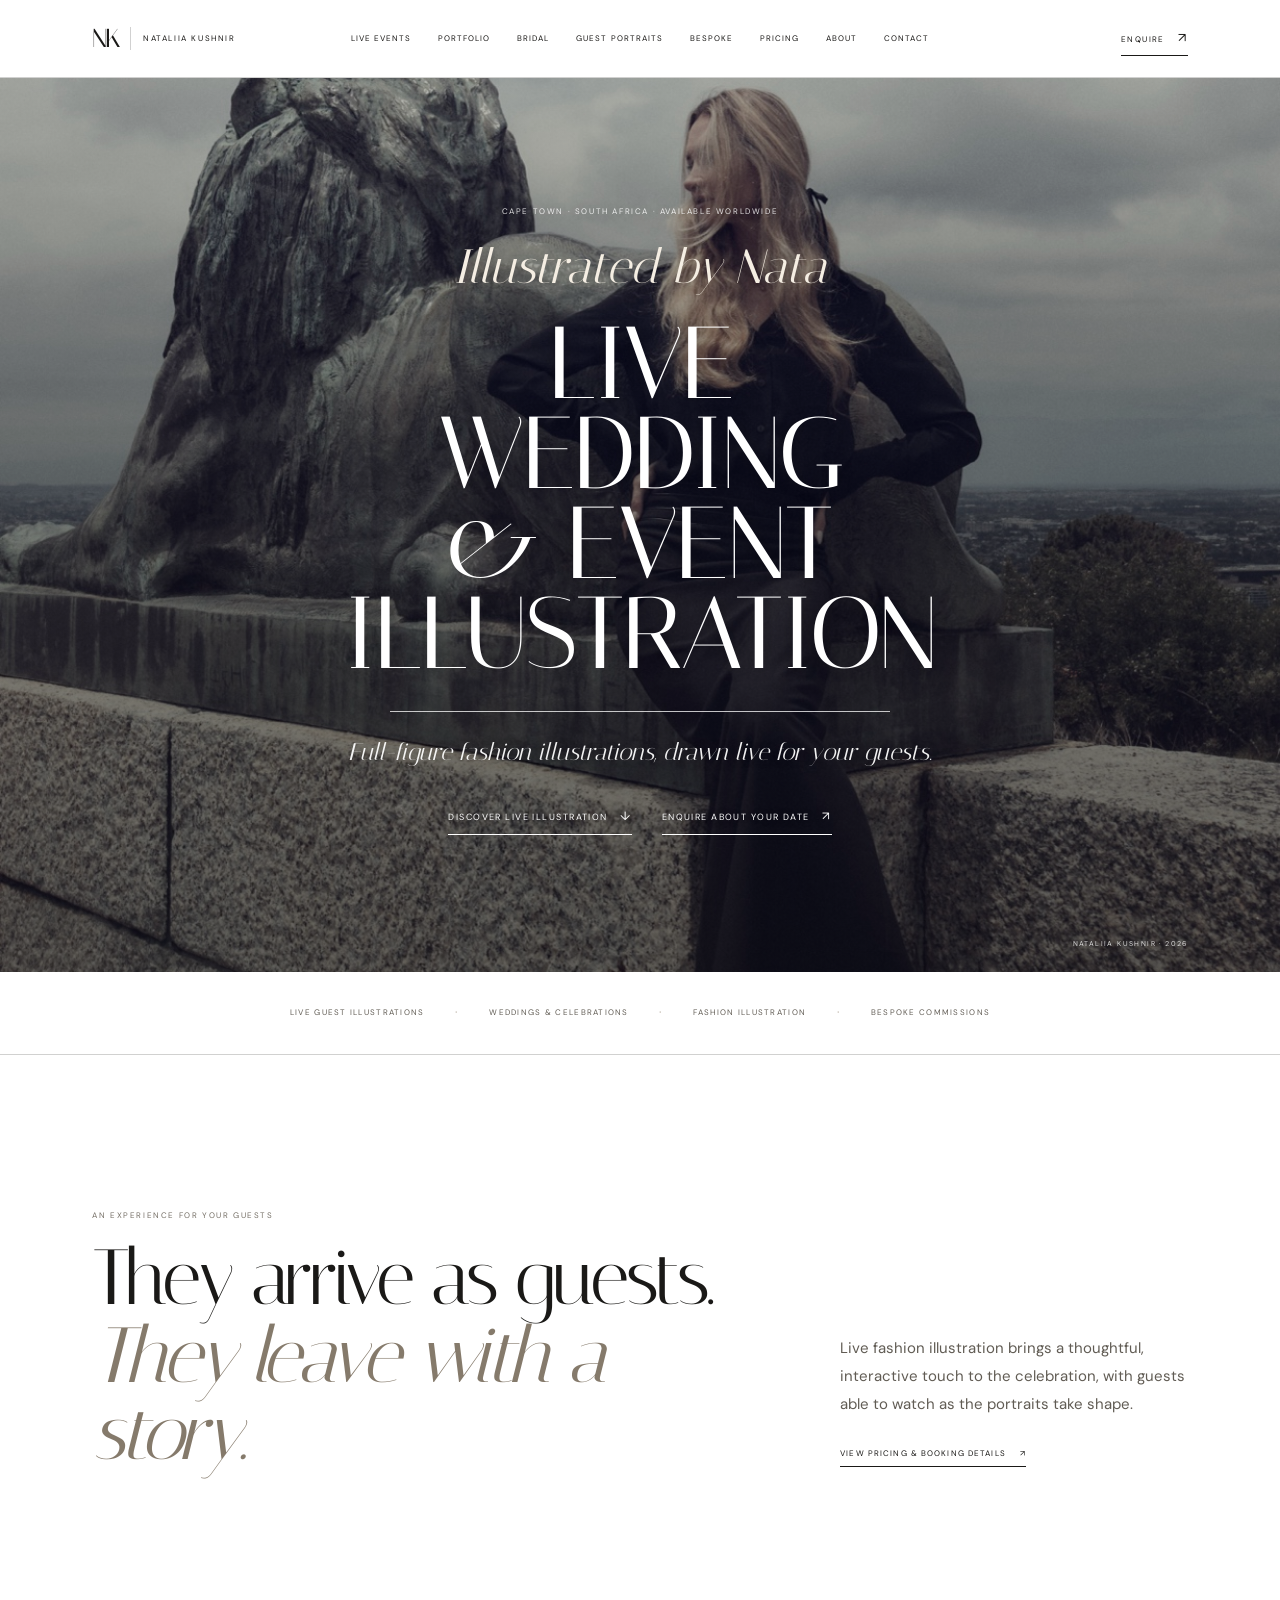
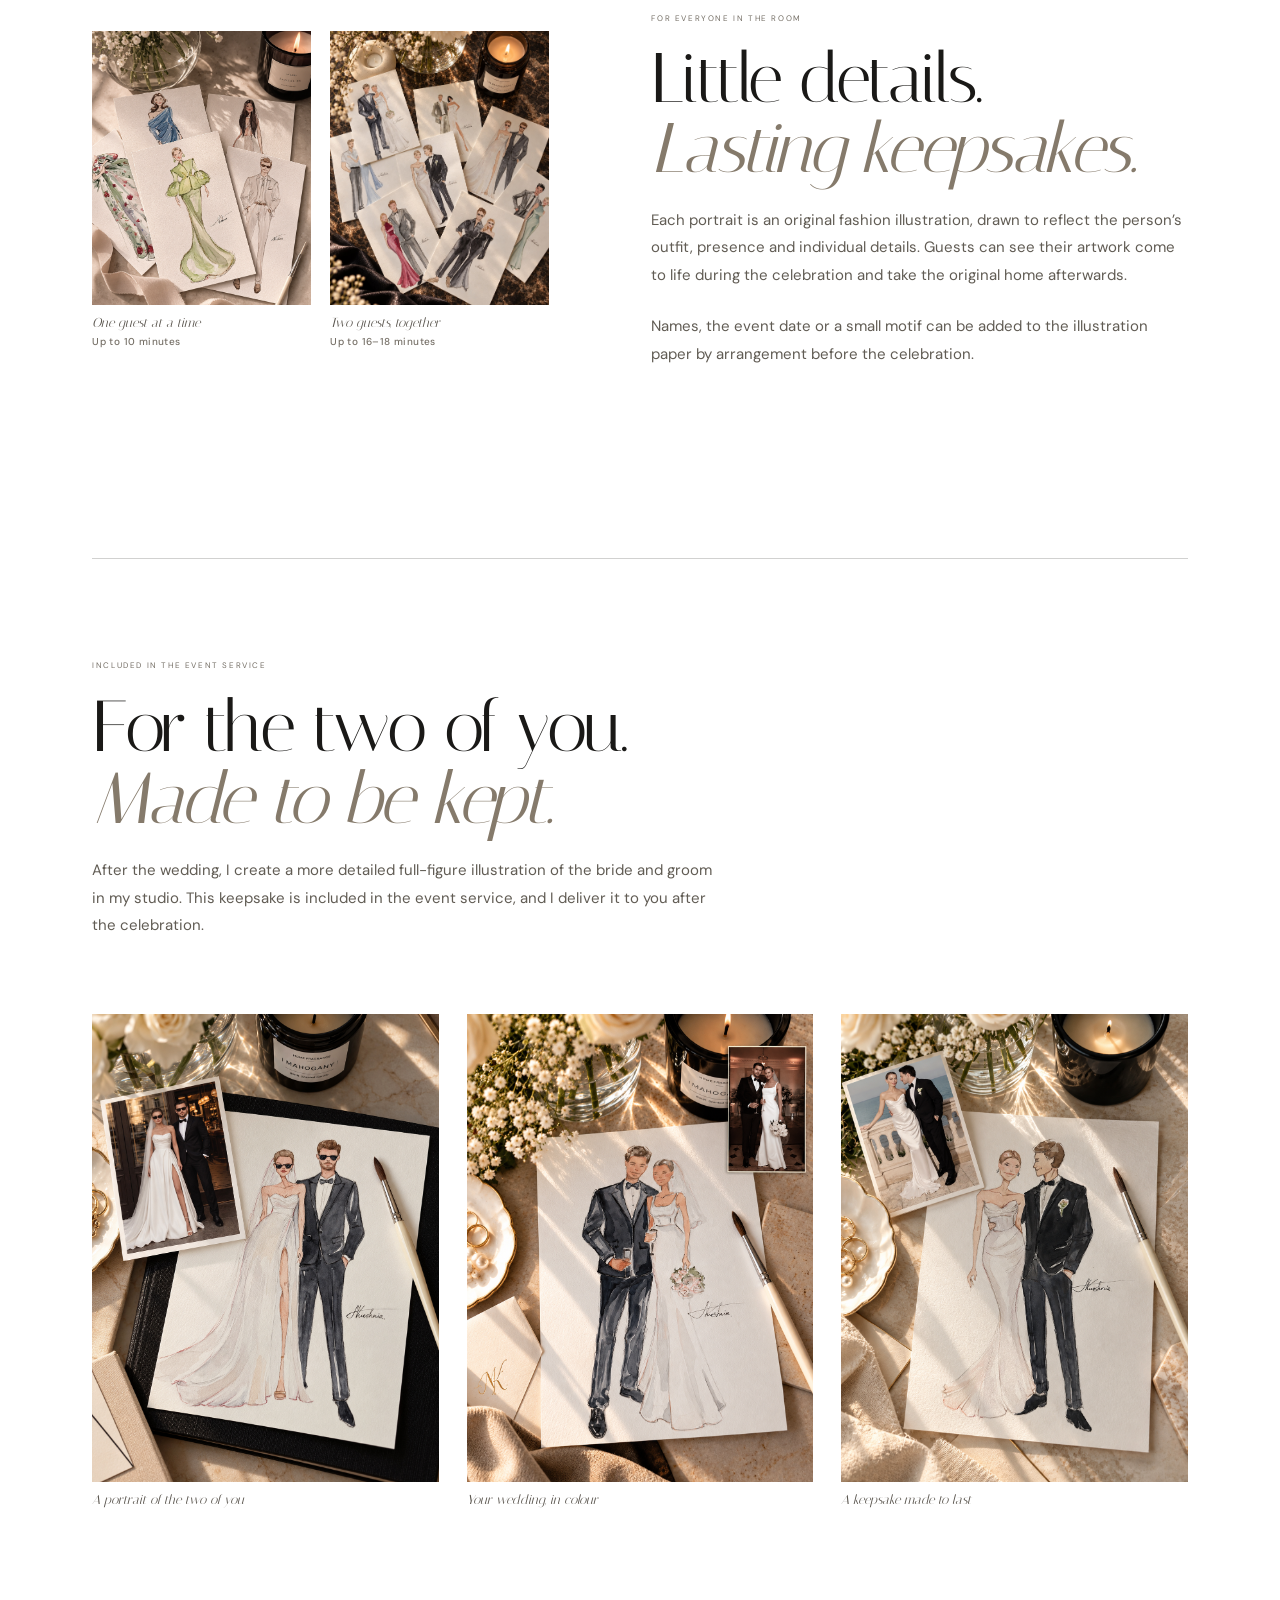
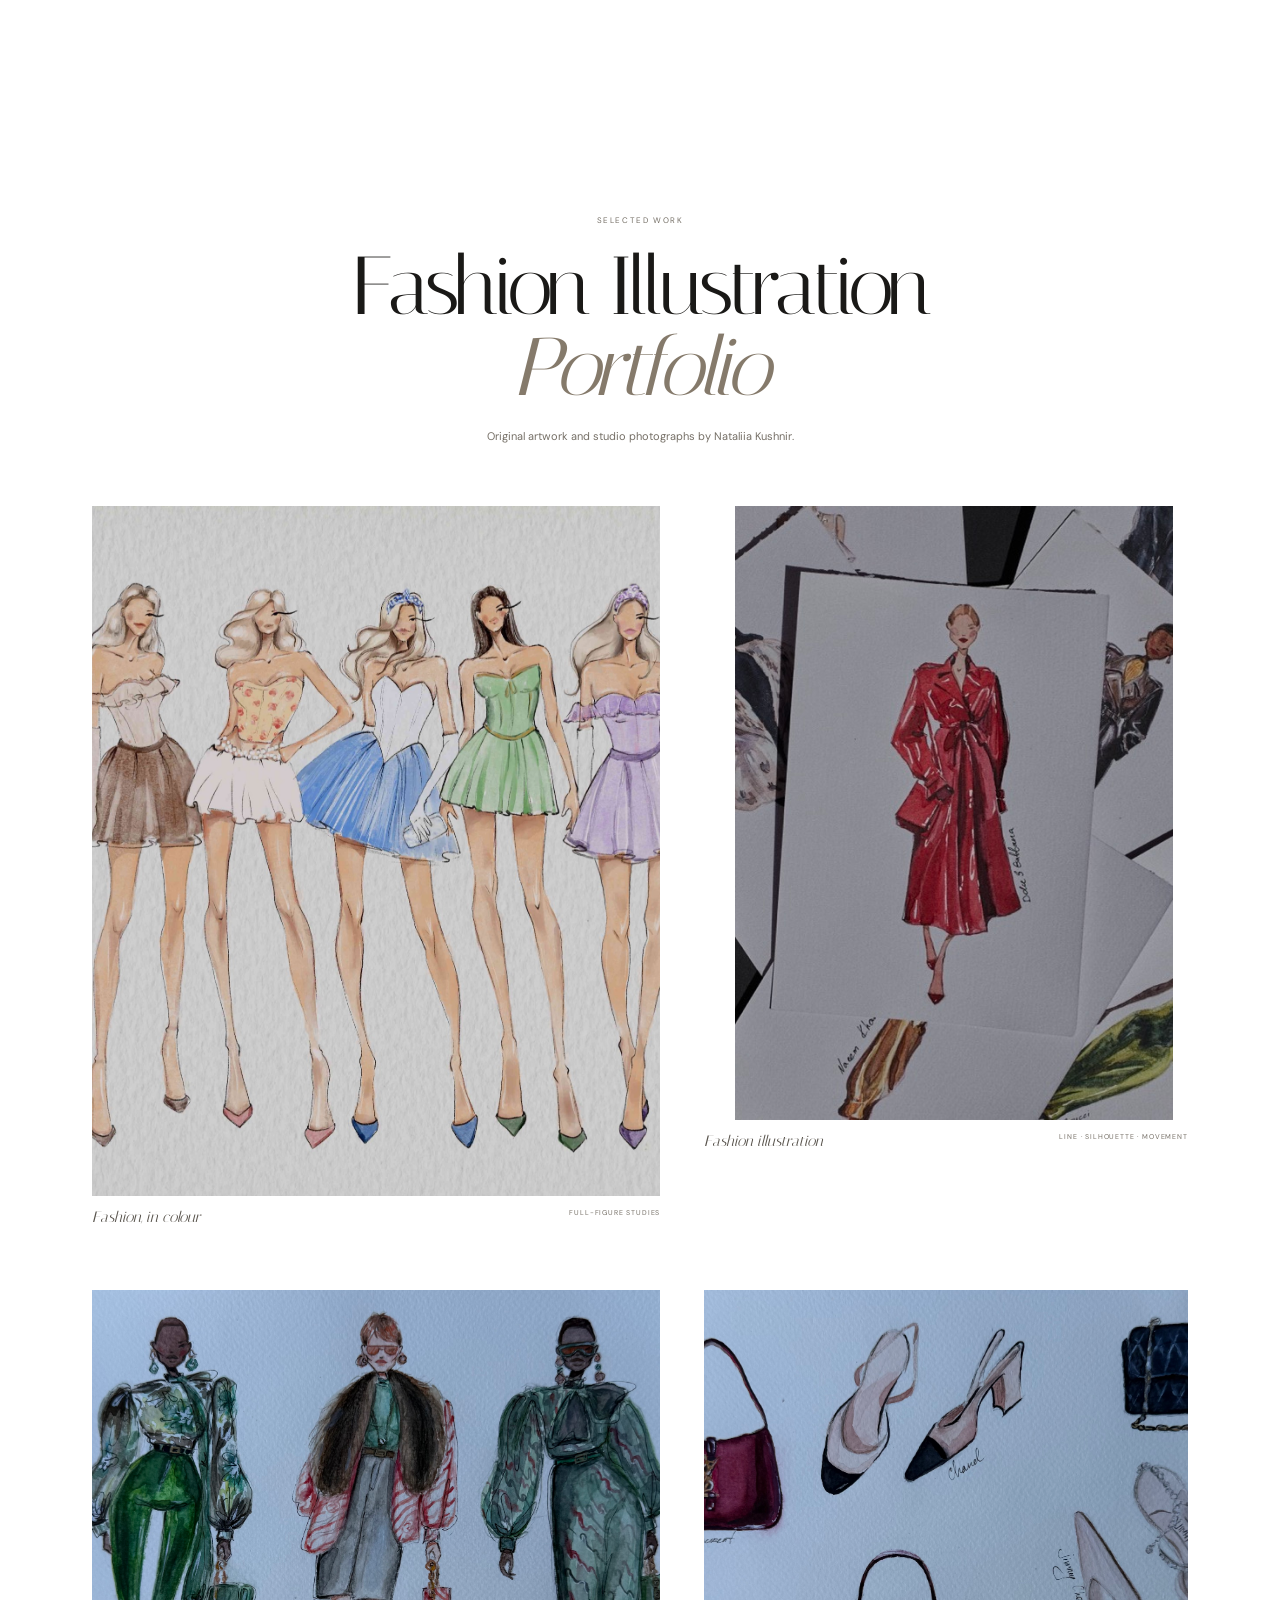
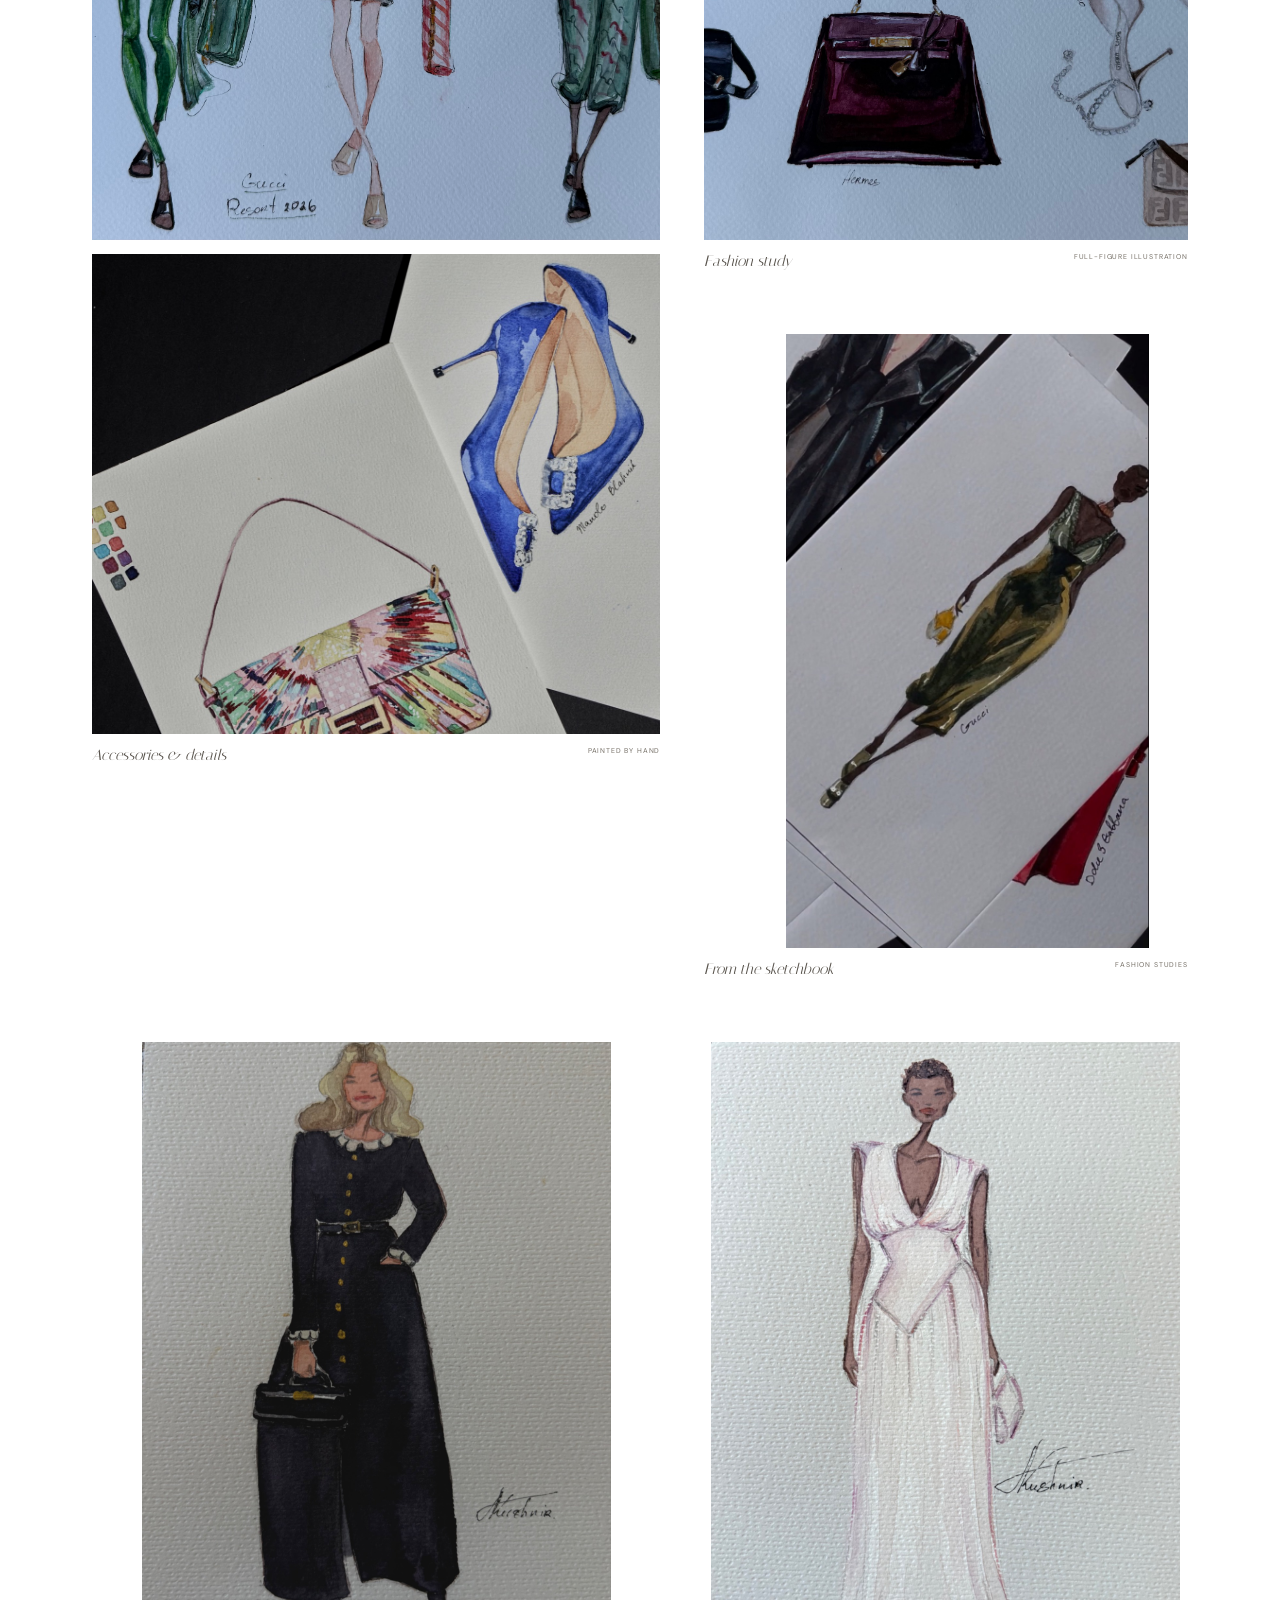
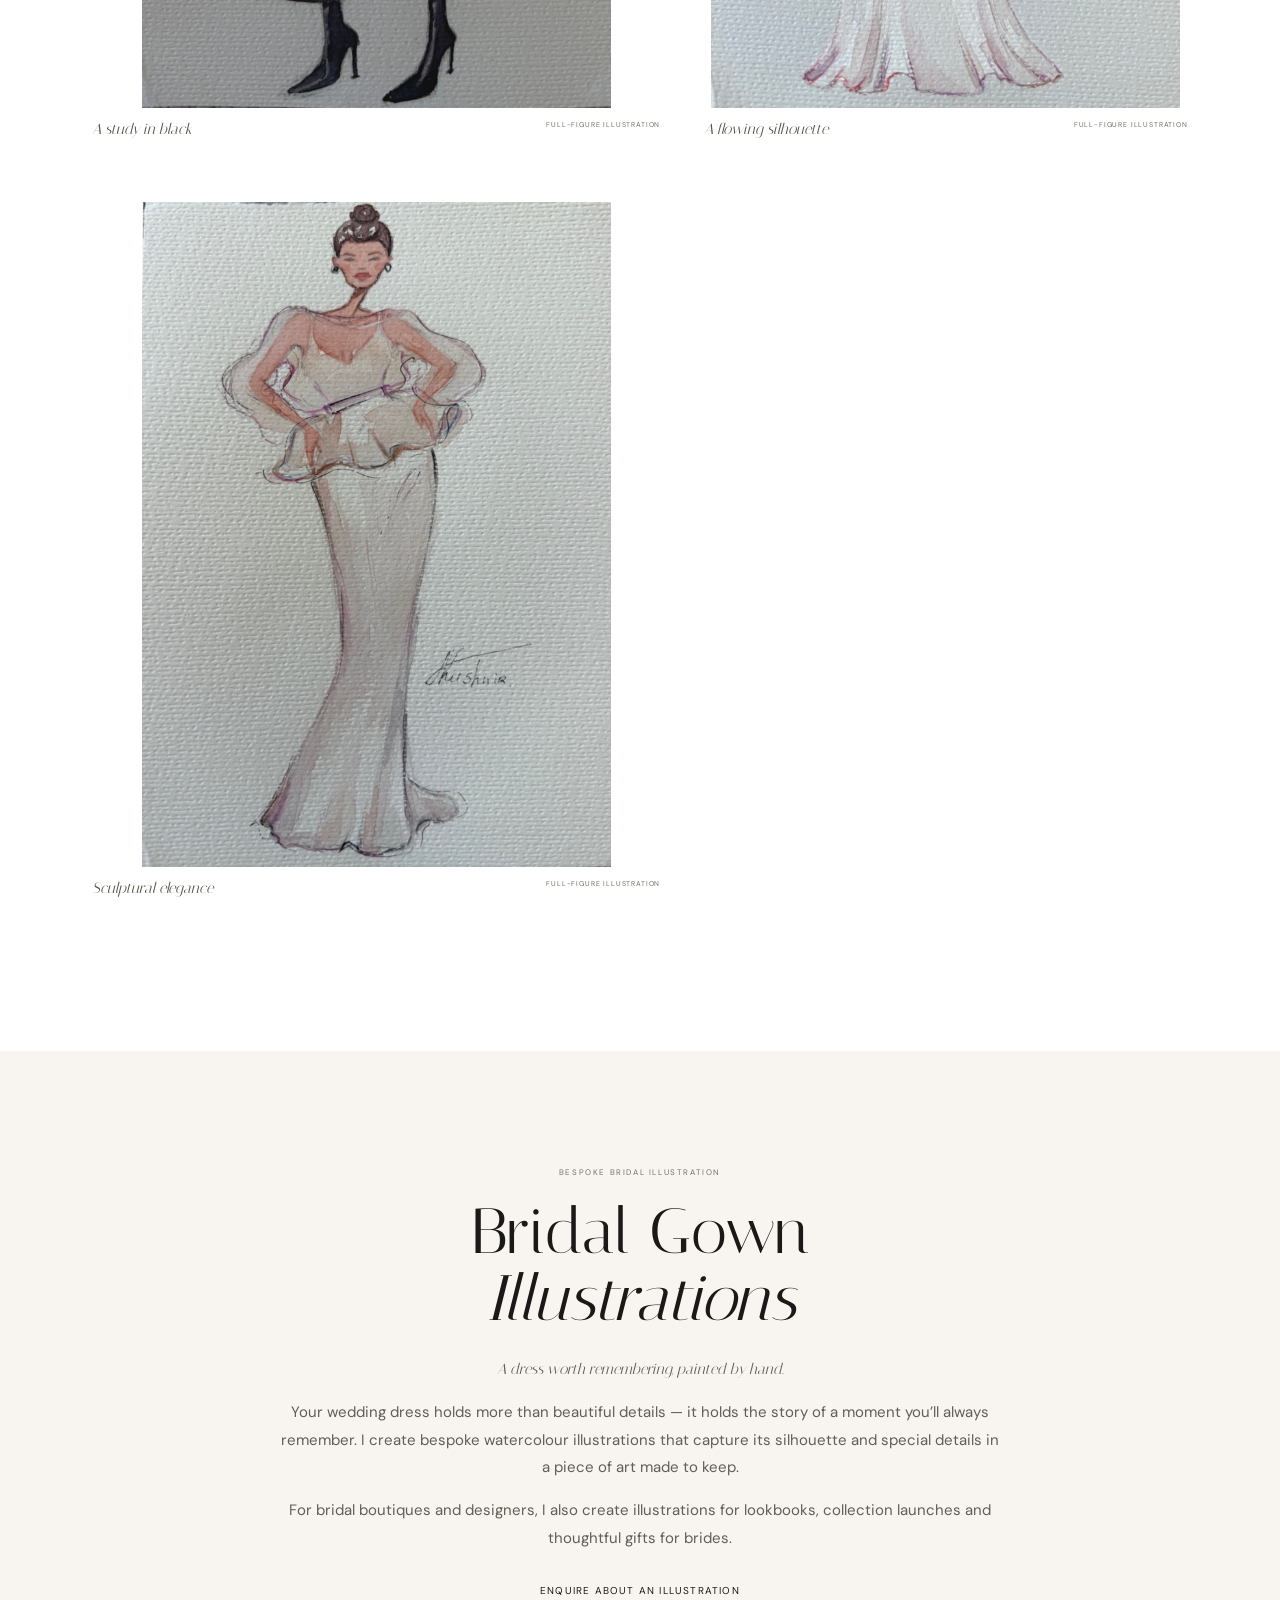
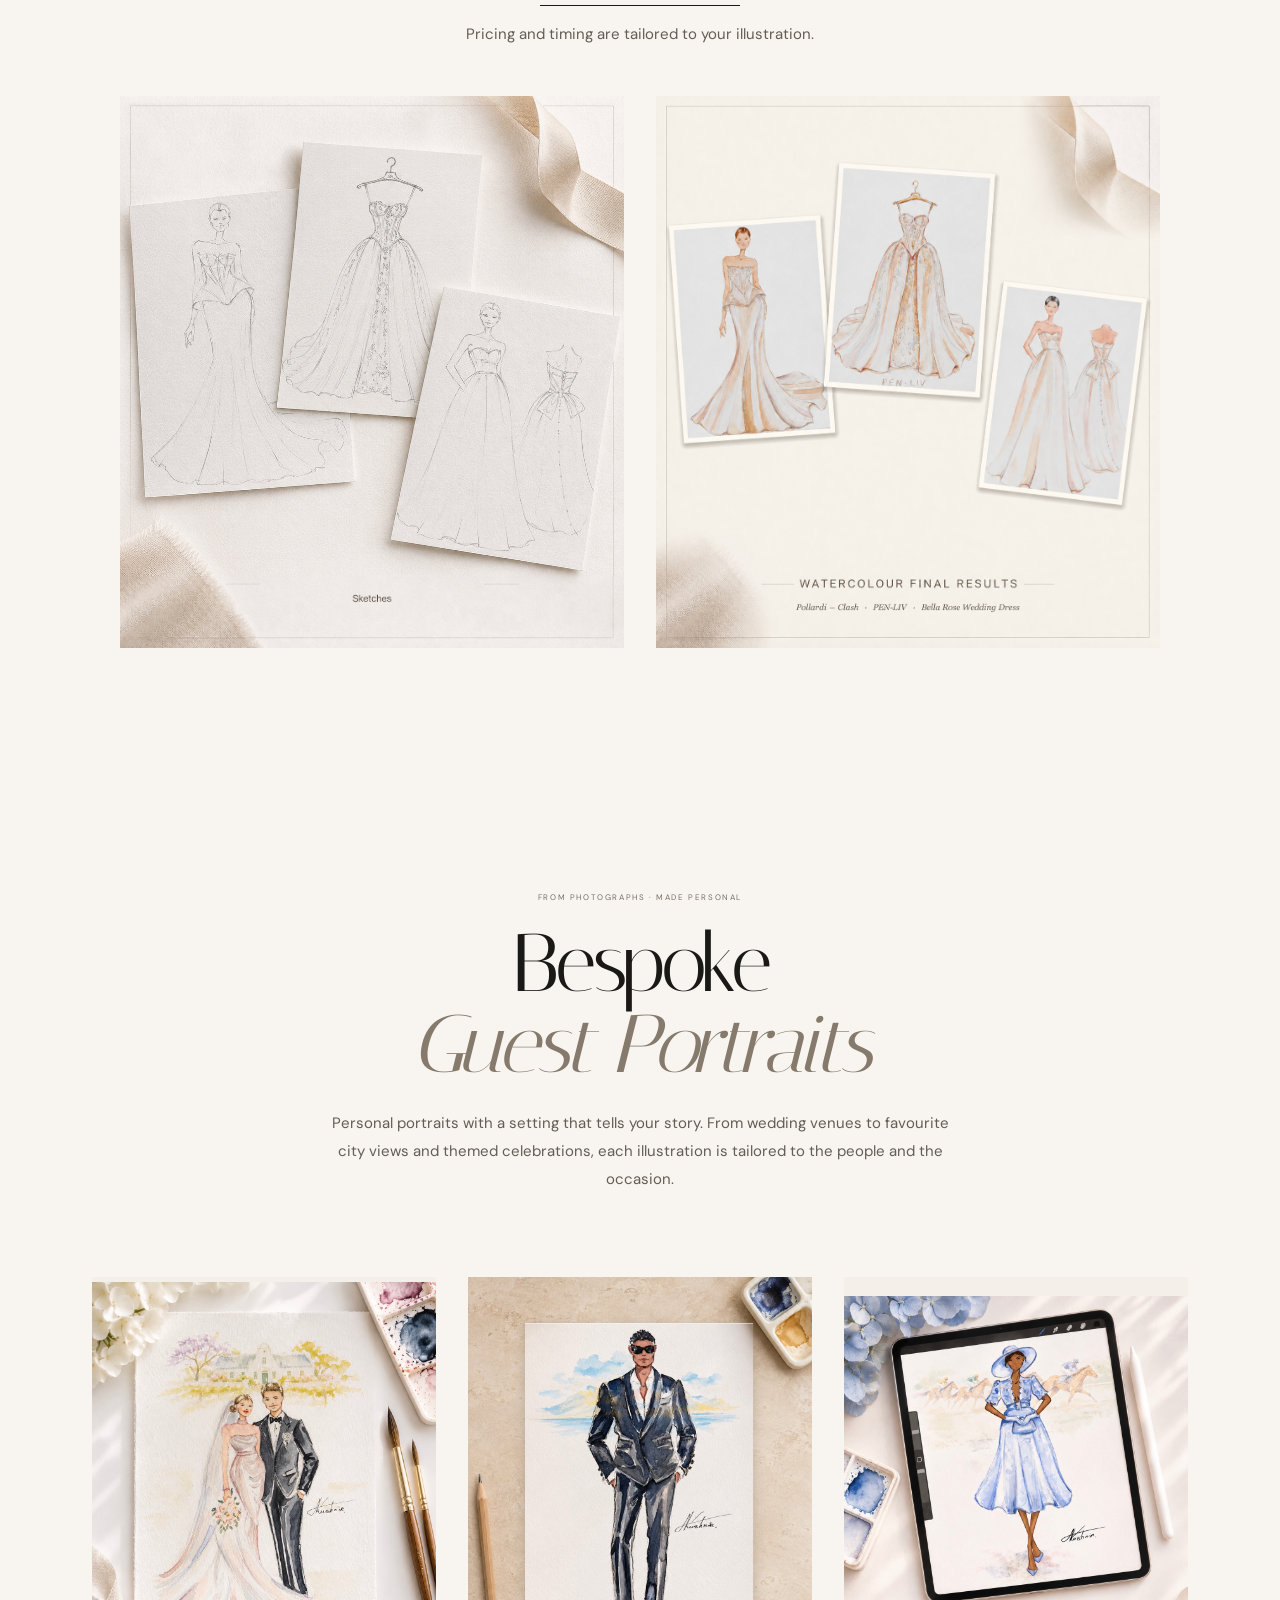
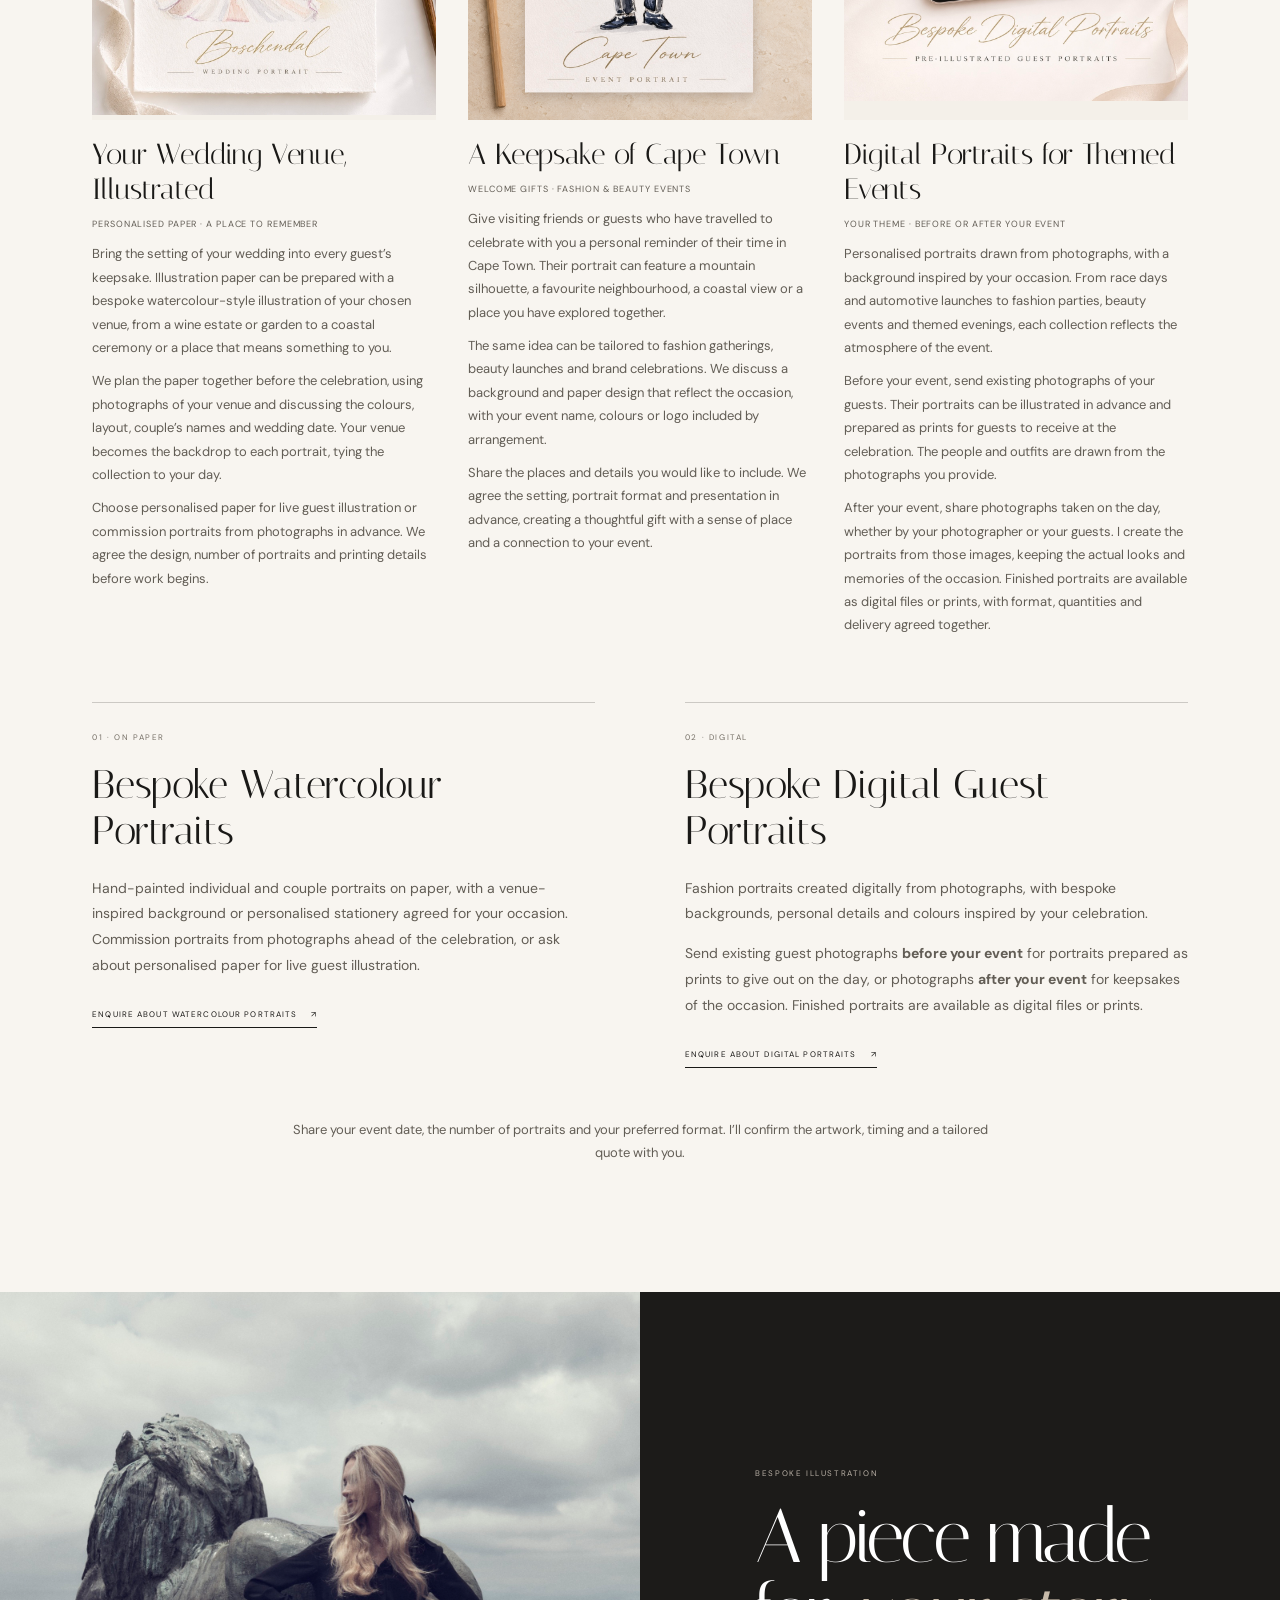
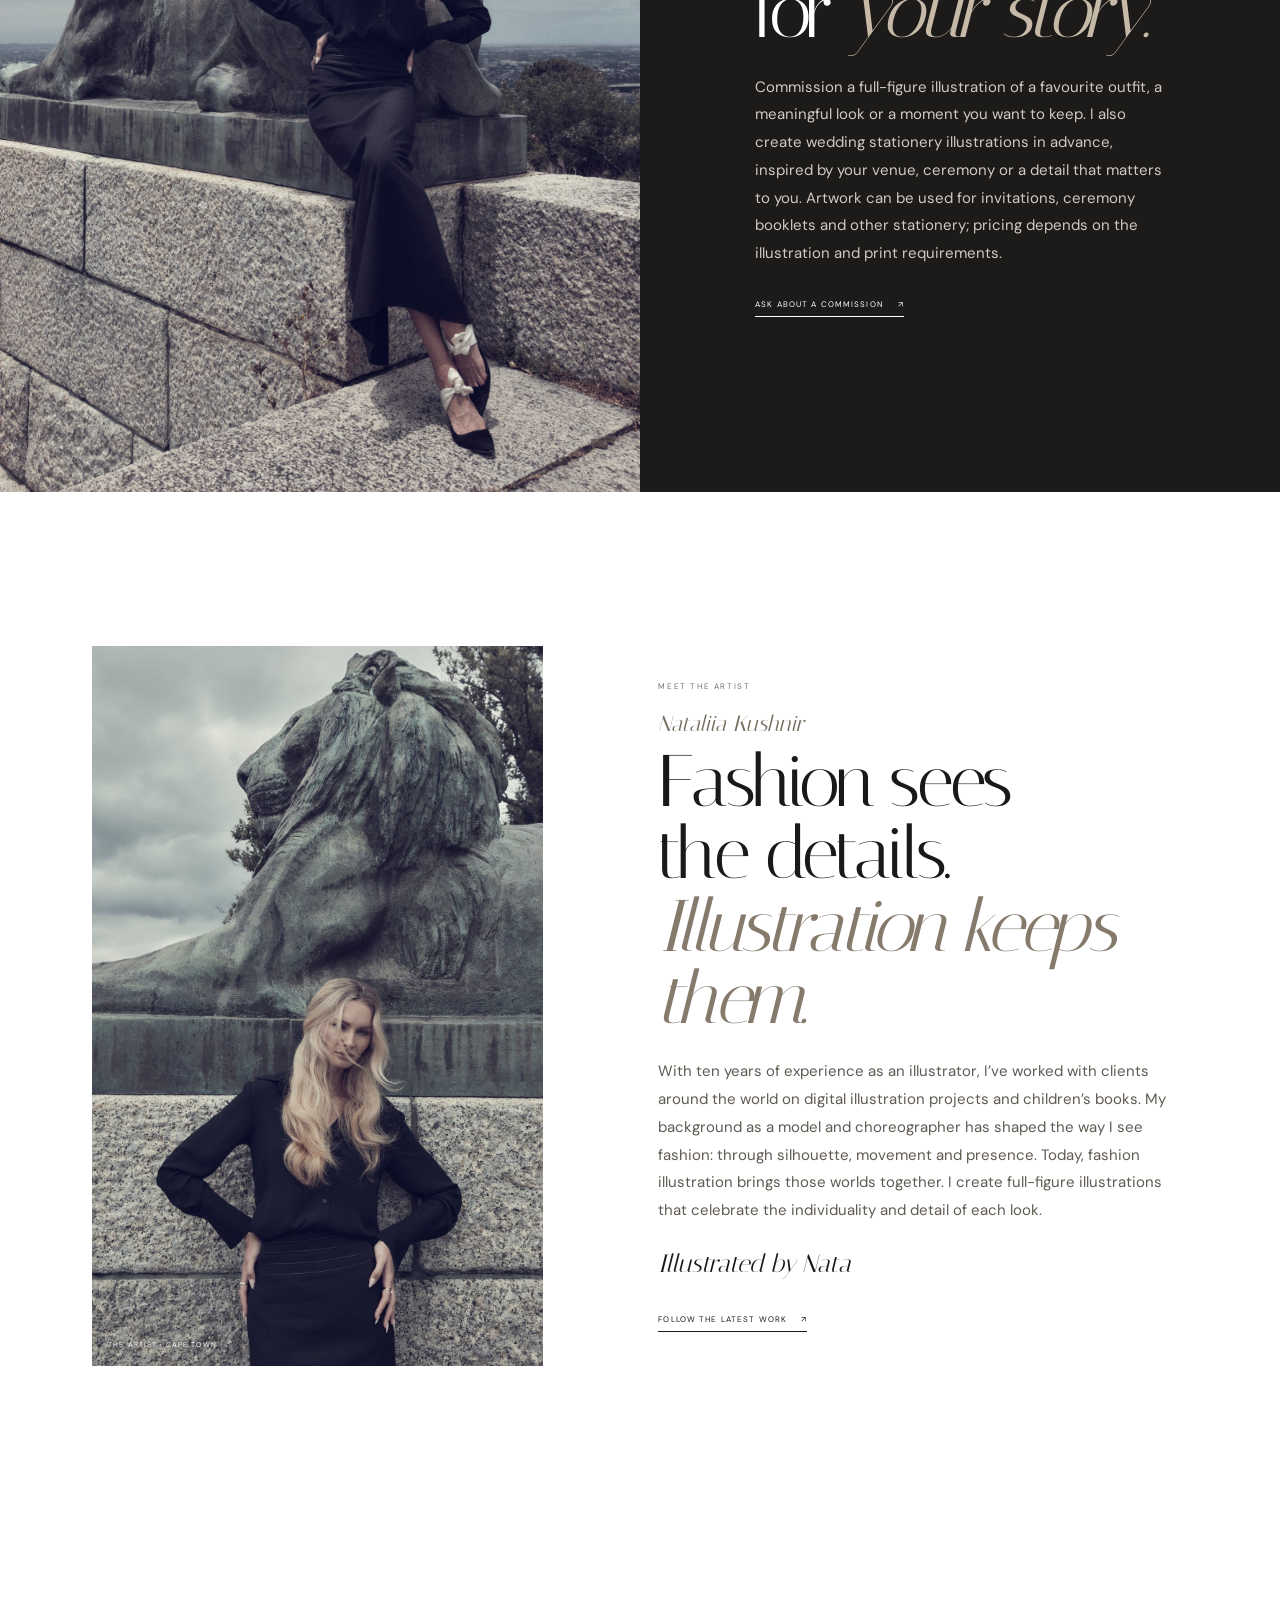
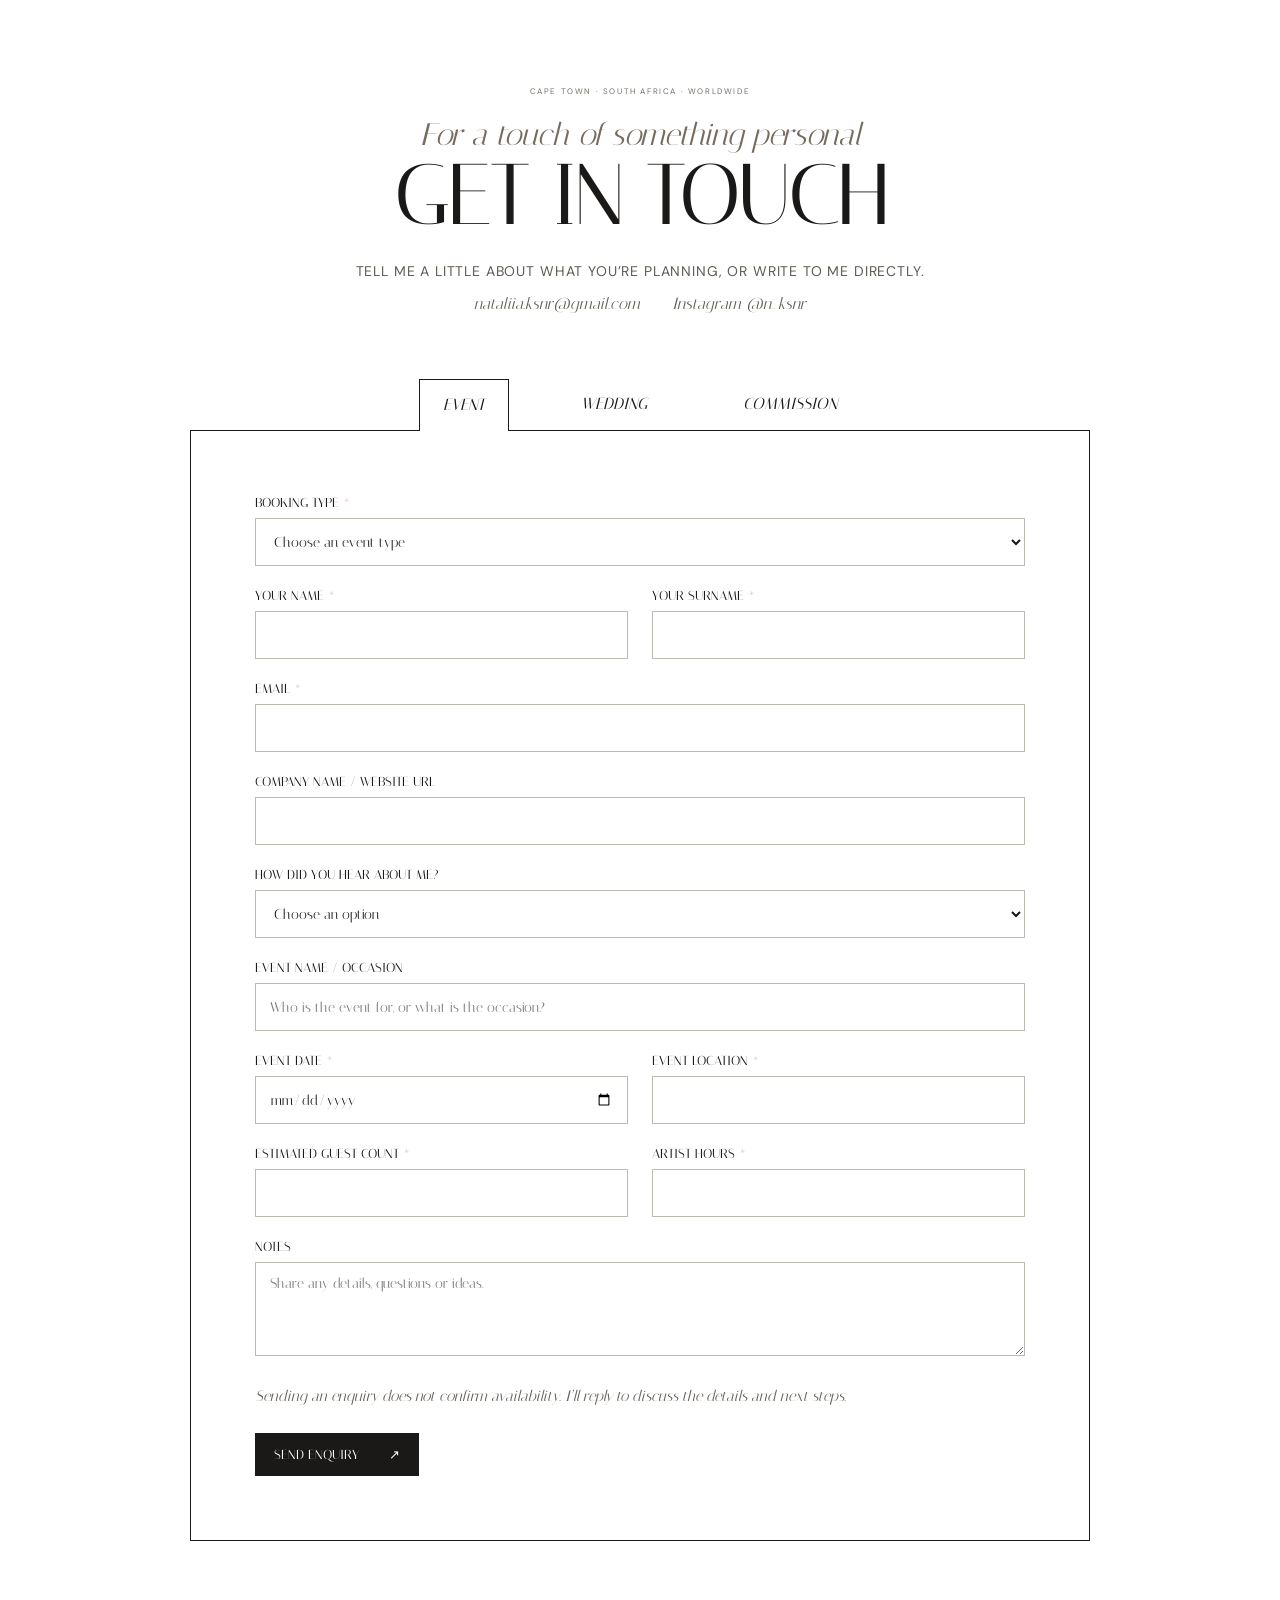
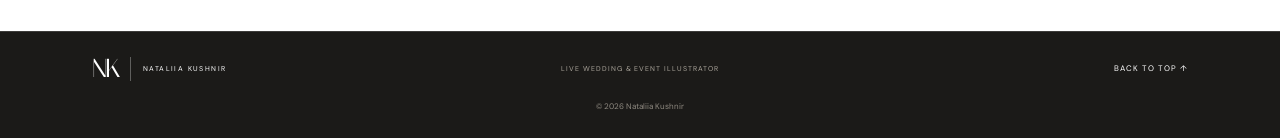
<file: index.html>
<!doctype html>
<html lang="en">
  <head>
    <meta charset="utf-8" />
    <meta name="viewport" content="width=device-width, initial-scale=1" />
    <meta name="theme-color" content="#ffffff" />
    <meta name="description" content="Live wedding and event illustrator in Cape Town, South Africa. Nataliia Kushnir creates hand-drawn guest portraits for weddings, celebrations and brand events." />
    <title>Live Wedding &amp; Event Illustrator Cape Town | Nataliia Kushnir</title>
    <link rel="canonical" href="https://nataliiakushnir.com/" />
    <link rel="preconnect" href="https://fonts.googleapis.com" />
    <link rel="preconnect" href="https://fonts.gstatic.com" crossorigin />
    <link href="https://fonts.googleapis.com/css2?family=DM+Sans:wght@400;500;600&family=Italiana&display=swap" rel="stylesheet" />
    <link rel="stylesheet" href="styles.css?v=20261124-bridal" />
  </head>
  <body>
    <a class="skip-link" href="#main">Skip to content</a>
    <header class="site-header">
      <button class="menu-toggle" aria-label="Open navigation" aria-expanded="false" aria-controls="main-nav"><span></span><span></span></button>
      <a class="brand" href="#home" aria-label="Nataliia Kushnir home"><span class="brand-monogram">NK</span><span class="brand-name">NATALIIA KUSHNIR</span></a>
      <nav class="main-nav" id="main-nav" aria-label="Main navigation">
        <a href="#events">Live Events</a><a href="#portfolio">Portfolio</a><a href="#bridal-illustrations">Bridal</a><a href="#guest-portraits">Guest Portraits</a><a href="#bespoke">Bespoke</a><a href="pricing.html">Pricing</a><a href="#about">About</a><a href="#contact">Contact</a>
      </nav>
      <a class="nav-enquire" href="#contact">Enquire <span>↗</span></a>
    </header>

    <main id="main">
      <section class="hero" id="home" aria-label="Nataliia Kushnir, live wedding and event illustrator">
        <div class="hero-copy">
          <p class="hero-kicker">Cape Town · South Africa · Available worldwide</p>
          <p class="hero-script">Illustrated by Nata</p>
          <h1>LIVE<br />WEDDING<br />&amp; EVENT<br />ILLUSTRATION</h1>
          <div class="hero-rule"></div>
          <p class="hero-desc">Full-figure fashion illustrations, drawn live for your guests.</p>
          <div class="hero-actions"><a class="hero-link" href="#events">Discover live illustration <span>↓</span></a><a class="hero-link hero-link-secondary" href="#contact">Enquire about your date <span>↗</span></a></div>
        </div>
        <div class="hero-media" aria-label="A portrait of Nataliia alternating with her drawing film">
          <img class="hero-image" src="site-artist-editorial.jpeg" alt="Nataliia Kushnir in an editorial black fashion look in Cape Town" />
          <video class="hero-video graded-video" muted playsinline preload="auto" poster="site-artist-drawing.jpeg" aria-label="Nataliia drawing a fashion illustration"><source src="live-sketch-web.mp4" type="video/mp4" /></video>
        </div>
        <button class="hero-film-toggle" type="button" hidden>Play film</button>
        <span class="hero-index">NATALIIA KUSHNIR · 2026</span>
      </section>

      <section class="practice-strip" aria-label="Illustration services">
        <span>Live guest illustrations</span><i>·</i><span>Weddings &amp; celebrations</span><i>·</i><span>Fashion illustration</span><i>·</i><span>Bespoke commissions</span>
      </section>

      <section class="events-section" id="events">
        <div class="section-heading section-heading-left events-intro">
          <div><p class="eyebrow">An experience for your guests</p><h2>They arrive as guests.<br /><em>They leave with a story.</em></h2></div>
          <div class="intro-copy"><p>Live fashion illustration brings a thoughtful, interactive touch to the celebration, with guests able to watch as the portraits take shape.</p><a class="quiet-link" href="pricing.html">View pricing &amp; booking details <span>↗</span></a></div>
        </div>
        <div class="guest-feature"><div class="guest-art guest-art-gallery"><figure><img src="site-event-guest-illustrations.PNG" alt="A collection of full-figure fashion illustrations of individual event guests" /><figcaption><span>One guest at a time</span><small>Up to 10 minutes</small></figcaption></figure><figure><img src="site-wedding-illustrations-editorial.jpg" alt="A collection of paired fashion illustrations for couples" /><figcaption><span>Two guests, together</span><small>Up to 16–18 minutes</small></figcaption></figure></div><div class="guest-copy"><p class="eyebrow">For everyone in the room</p><h3>Little details.<br /><em>Lasting keepsakes.</em></h3><p>Each portrait is an original fashion illustration, drawn to reflect the person’s outfit, presence and individual details. Guests can see their artwork come to life during the celebration and take the original home afterwards.</p><p>Names, the event date or a small motif can be added to the illustration paper by arrangement before the celebration.</p></div></div>
        <div class="couple-feature"><div class="couple-heading"><p class="eyebrow">Included in the event service</p><h3>For the two of you.<br /><em>Made to be kept.</em></h3><p>After the wedding, I create a more detailed full-figure illustration of the bride and groom in my studio. This keepsake is included in the event service, and I deliver it to you after the celebration.</p></div><div class="couple-gallery" aria-label="Studio wedding couple illustrations"><figure><img src="site-studio-couple-01.png" alt="Detailed studio illustration of a bride and groom in their wedding looks" /><figcaption>A portrait of the two of you</figcaption></figure><figure><img src="site-studio-couple-02.png" alt="Watercolour studio illustration of a wedding couple" /><figcaption>Your wedding, in colour</figcaption></figure><figure><img src="site-studio-couple-03.png" alt="Full-figure studio illustration of a bride and groom" /><figcaption>A keepsake made to last</figcaption></figure></div></div>
      </section>

      <section class="portfolio-section" id="portfolio">
        <div class="section-heading"><p class="eyebrow">Selected work</p><h2>Fashion Illustration<br /><em>Portfolio</em></h2><p class="heading-note">Original artwork and studio photographs by Nataliia Kushnir.</p></div>
        <div class="portfolio-grid">
          <figure class="portfolio-card portfolio-card-large"><img src="site-fashion-looks.jpg" alt="Five full-figure fashion illustrations in distinct looks" /><figcaption><span>Fashion, in colour</span><span>Full-figure studies</span></figcaption></figure>
          <figure class="portfolio-card portfolio-card-sketchbook"><img src="site-fashion-illustrations-crop.jpg" alt="A collection of hand-painted fashion figures and runway looks" /><figcaption><span>Fashion illustration</span><span>Line · silhouette · movement</span></figcaption></figure>
          <figure class="portfolio-card portfolio-card-detail"><img src="site-fashion-study-0284.jpg" alt="Three fashion illustrations, including a look in green" /><figcaption><span>Fashion study</span><span>Full-figure illustration</span></figcaption></figure>
          <figure class="portfolio-card portfolio-card-detail"><img src="site-fashion-study-0285.jpg" alt="Fashion illustration by Nataliia Kushnir" /><figcaption><span>Fashion study</span><span>Full-figure illustration</span></figcaption></figure>
          <figure class="portfolio-card portfolio-card-accessories"><img src="site-fashion-accessories-new.jpg" alt="Watercolour illustrations of a handbag and blue high-heeled shoes" /><figcaption><span>Accessories &amp; details</span><span>Painted by hand</span></figcaption></figure>
          <figure class="portfolio-card portfolio-card-sketchbook portfolio-card-sketchbook-cropped"><img src="site-fashion-sketchbook-crop.jpg" alt="Full-figure fashion sketches arranged on a sketchbook page" /><figcaption><span>From the sketchbook</span><span>Fashion studies</span></figcaption></figure>
          <figure class="portfolio-card portfolio-card-wedding"><img src="portfolio-illustration-13.JPG" width="1443" height="2048" loading="lazy" alt="Full-figure fashion illustration of a woman in a black outfit with a handbag and heeled boots" /><figcaption><span>A study in black</span><span>Full-figure illustration</span></figcaption></figure>
          <figure class="portfolio-card portfolio-card-wedding"><img src="portfolio-illustration-14.JPG" width="1443" height="2048" loading="lazy" alt="Full-figure fashion illustration of a woman in a flowing white gown" /><figcaption><span>A flowing silhouette</span><span>Full-figure illustration</span></figcaption></figure>
          <figure class="portfolio-card portfolio-card-wedding"><img src="portfolio-illustration-15.JPG" width="1443" height="2048" loading="lazy" alt="Full-figure fashion illustration of a woman in a pale gown with sculptural sleeves" /><figcaption><span>Sculptural elegance</span><span>Full-figure illustration</span></figcaption></figure>
        </div>
      </section>

      <section class="bridal-illustrations" id="bridal-illustrations" aria-labelledby="bridal-title">
        <div class="bridal-intro">
          <p class="eyebrow">Bespoke bridal illustration</p>
          <h2 id="bridal-title">Bridal Gown<br /><em>Illustrations</em></h2>
          <p class="bridal-tagline">A dress worth remembering, painted by hand.</p>
          <p>Your wedding dress holds more than beautiful details — it holds the story of a moment you’ll always remember. I create bespoke watercolour illustrations that capture its silhouette and special details in a piece of art made to keep.</p>
          <p>For bridal boutiques and designers, I also create illustrations for lookbooks, collection launches and thoughtful gifts for brides.</p>
          <a class="bridal-link" href="mailto:nataliia.ksnr@gmail.com?subject=Bridal%20Gown%20Illustration%20Enquiry">Enquire about an illustration</a>
          <p class="bridal-note">Pricing and timing are tailored to your illustration.</p>
        </div>
        <div class="bridal-gallery" aria-label="Bridal gown sketches and finished watercolour illustrations">
          <figure class="bridal-sketch-card"><img src="bridal-sketches.jpg" loading="lazy" alt="Pencil sketches of three bridal gown designs" /><img class="bridal-sketch-caption" src="bridal-sketch-caption.png" alt="" aria-hidden="true" /></figure>
          <figure><img src="bridal-watercolour-results.png" loading="lazy" alt="Finished watercolour illustrations of the three bridal gowns" /></figure>
        </div>
      </section>

      <section class="guest-portraits-section" id="guest-portraits" aria-labelledby="guest-portraits-title">
        <div class="section-heading">
          <p class="eyebrow">From photographs · Made personal</p>
          <h2 id="guest-portraits-title">Bespoke<br /><em>Guest Portraits</em></h2>
          <p class="guest-portraits-intro">Personal portraits with a setting that tells your story. From wedding venues to favourite city views and themed celebrations, each illustration is tailored to the people and the occasion.</p>
        </div>
        <div class="guest-portraits-gallery" aria-label="Bespoke portrait examples">
          <figure>
            <img src="bespoke-boschendal-wedding.jpg" width="1086" height="1367" loading="lazy" alt="Watercolour wedding couple portrait on paper featuring an illustrated wedding venue" />
            <figcaption>
              <h3>Your Wedding Venue, Illustrated</h3>
              <small>Personalised paper · A place to remember</small>
              <p>Bring the setting of your wedding into every guest’s keepsake. Illustration paper can be prepared with a bespoke watercolour-style illustration of your chosen venue, from a wine estate or garden to a coastal ceremony or a place that means something to you.</p>
              <p>We plan the paper together before the celebration, using photographs of your venue and discussing the colours, layout, couple’s names and wedding date. Your venue becomes the backdrop to each portrait, tying the collection to your day.</p>
              <p>Choose personalised paper for live guest illustration or commission portraits from photographs in advance. We agree the design, number of portraits and printing details before work begins.</p>
            </figcaption>
          </figure>
          <figure>
            <div class="guest-portrait-scene" role="img" aria-label="Original Cape Town male guest illustration displayed with a watercolour palette and pencil">
              <img class="guest-portrait-backdrop" src="cape-town-palette-pencil-backdrop.png" width="1106" height="1422" loading="lazy" alt="" />
              <span class="guest-portrait-paper-shadow" aria-hidden="true"></span>
              <img class="guest-portrait-original" src="bespoke-cape-town-guest.jpg" width="1086" height="1396" loading="lazy" alt="" />
            </div>
            <figcaption>
              <h3>A Keepsake of Cape Town</h3>
              <small>Welcome gifts · Fashion &amp; beauty events</small>
              <p>Give visiting friends or guests who have travelled to celebrate with you a personal reminder of their time in Cape Town. Their portrait can feature a mountain silhouette, a favourite neighbourhood, a coastal view or a place you have explored together.</p>
              <p>The same idea can be tailored to fashion gatherings, beauty launches and brand celebrations. We discuss a background and paper design that reflect the occasion, with your event name, colours or logo included by arrangement.</p>
              <p>Share the places and details you would like to include. We agree the setting, portrait format and presentation in advance, creating a thoughtful gift with a sense of place and a connection to your event.</p>
            </figcaption>
          </figure>
          <figure>
            <img src="bespoke-digital-racing.jpg" width="1086" height="1276" loading="lazy" alt="Digital fashion portrait on a tablet featuring a blue race-day outfit and a bespoke horse-racing background" />
            <figcaption>
              <h3>Digital Portraits for Themed Events</h3>
              <small>Your theme · Before or after your event</small>
              <p>Personalised portraits drawn from photographs, with a background inspired by your occasion. From race days and automotive launches to fashion parties, beauty events and themed evenings, each collection reflects the atmosphere of the event.</p>
              <p>Before your event, send existing photographs of your guests. Their portraits can be illustrated in advance and prepared as prints for guests to receive at the celebration. The people and outfits are drawn from the photographs you provide.</p>
              <p>After your event, share photographs taken on the day, whether by your photographer or your guests. I create the portraits from those images, keeping the actual looks and memories of the occasion. Finished portraits are available as digital files or prints, with format, quantities and delivery agreed together.</p>
            </figcaption>
          </figure>
        </div>
        <div class="guest-portrait-services">
          <article>
            <p class="eyebrow">01 · On paper</p>
            <h3>Bespoke Watercolour Portraits</h3>
            <p>Hand-painted individual and couple portraits on paper, with a venue-inspired background or personalised stationery agreed for your occasion. Commission portraits from photographs ahead of the celebration, or ask about personalised paper for live guest illustration.</p>
            <a class="quiet-link" href="mailto:nataliia.ksnr@gmail.com?subject=Bespoke%20Watercolour%20Portraits">Enquire about watercolour portraits <span aria-hidden="true">↗</span></a>
          </article>
          <article>
            <p class="eyebrow">02 · Digital</p>
            <h3>Bespoke Digital Guest Portraits</h3>
            <p>Fashion portraits created digitally from photographs, with bespoke backgrounds, personal details and colours inspired by your celebration.</p>
            <p>Send existing guest photographs <strong>before your event</strong> for portraits prepared as prints to give out on the day, or photographs <strong>after your event</strong> for keepsakes of the occasion. Finished portraits are available as digital files or prints.</p>
            <a class="quiet-link" href="mailto:nataliia.ksnr@gmail.com?subject=Bespoke%20Digital%20Portraits">Enquire about digital portraits <span aria-hidden="true">↗</span></a>
          </article>
        </div>
        <p class="guest-portraits-note">Share your event date, the number of portraits and your preferred format. I’ll confirm the artwork, timing and a tailored quote with you.</p>
      </section>

      <section class="bespoke-section" id="bespoke">
        <div class="bespoke-image"><img src="site-bespoke-fashion.JPG" alt="Nataliia in an editorial black look, surrounded by sculptural fashion details" /></div>
        <div class="bespoke-copy"><p class="eyebrow">Bespoke illustration</p><h2>A piece made<br />for <em>your story.</em></h2><p>Commission a full-figure illustration of a favourite outfit, a meaningful look or a moment you want to keep. I also create wedding stationery illustrations in advance, inspired by your venue, ceremony or a detail that matters to you. Artwork can be used for invitations, ceremony booklets and other stationery; pricing depends on the illustration and print requirements.</p><a class="light-link" href="#contact">Ask about a commission <span>↗</span></a></div>
      </section>

      <section class="about-section" id="about">
        <div class="about-image about-slideshow" aria-label="Portraits of Nataliia Kushnir"><img class="about-slide is-active" src="site-about-artist.JPG" alt="Nataliia Kushnir in a black fashion look in Cape Town" /><img class="about-slide" src="site-about-back.JPG" alt="Nataliia seen from behind, with a black ribbon in her hair" /><img class="about-slide" src="site-about-arms-open.JPG" alt="Nataliia posing with her arms outstretched beside a sculpture" /><span>THE ARTIST · CAPE TOWN</span></div>
        <div class="about-copy"><p class="eyebrow">Meet the artist</p><p class="about-overline">Nataliia Kushnir</p><h2>Fashion sees<br />the details.<br /><em>Illustration keeps them.</em></h2><p>With ten years of experience as an illustrator, I’ve worked with clients around the world on digital illustration projects and children’s books. My background as a model and choreographer has shaped the way I see fashion: through silhouette, movement and presence. Today, fashion illustration brings those worlds together. I create full-figure illustrations that celebrate the individuality and detail of each look.</p><p class="about-signature">Illustrated by Nata</p><a class="quiet-link" href="https://instagram.com/n_ksnr" target="_blank" rel="noreferrer">Follow the latest work <span>↗</span></a></div>
      </section>

      <section class="contact-section" id="contact">
        <p class="eyebrow">Cape Town · South Africa · Worldwide</p><p class="contact-script">For a touch of something personal</p><h2>Get in touch</h2>
        <p class="contact-lead">Tell me a little about what you’re planning, or write to me directly.</p>
        <div class="contact-details"><a href="mailto:nataliia.ksnr@gmail.com">nataliia.ksnr@gmail.com</a><a href="https://instagram.com/n_ksnr" target="_blank" rel="noreferrer">Instagram @n_ksnr</a></div>
        <div class="enquiry-tabs" role="tablist" aria-label="Choose the kind of enquiry"><button type="button" role="tab" id="tab-event" aria-controls="panel-event" aria-selected="true">Event</button><button type="button" role="tab" id="tab-wedding" aria-controls="panel-wedding" aria-selected="false">Wedding</button><button type="button" role="tab" id="tab-commission" aria-controls="panel-commission" aria-selected="false">Commission</button></div>
        <form class="enquiry-form" id="panel-event" role="tabpanel" aria-labelledby="tab-event" data-kind="Event">
          <label>Booking type <span>*</span><select name="Booking type" required><option value="">Choose an event type</option><option>Brand event</option><option>Private celebration</option><option>Corporate event</option><option>Other event</option></select></label>
          <div class="form-row"><label>Your name <span>*</span><input name="Name" autocomplete="given-name" required /></label><label>Your surname <span>*</span><input name="Surname" autocomplete="family-name" required /></label></div>
          <label>Email <span>*</span><input type="email" name="Email" autocomplete="email" required /></label><label>Company name / website URL<input name="Company / website" /></label><label>How did you hear about me?<select name="How did you hear about me"><option value="">Choose an option</option><option>Instagram</option><option>Google</option><option>Referral</option><option>Other</option></select></label>
          <label>Event name / occasion<input name="Event name" placeholder="Who is the event for, or what is the occasion?" /></label><div class="form-row"><label>Event date <span>*</span><input type="date" name="Event date" required /></label><label>Event location <span>*</span><input name="Event location" required /></label></div><div class="form-row"><label>Estimated guest count <span>*</span><input type="number" min="1" name="Guest count" required /></label><label>Artist hours <span>*</span><input type="number" min="1" step="0.5" name="Artist hours" required /></label></div><label>Notes<textarea name="Notes" rows="4" placeholder="Share any details, questions or ideas."></textarea></label>
          <p class="form-note">Sending an enquiry does not confirm availability. I’ll reply to discuss the details and next steps.</p><button class="form-submit" type="submit">Send enquiry <span>↗</span></button>
        </form>
        <form class="enquiry-form" id="panel-wedding" role="tabpanel" aria-labelledby="tab-wedding" data-kind="Wedding" hidden>
          <div class="form-row"><label>Your name <span>*</span><input name="Name" autocomplete="given-name" required /></label><label>Your surname <span>*</span><input name="Surname" autocomplete="family-name" required /></label></div><label>Email <span>*</span><input type="email" name="Email" autocomplete="email" required /></label><label>Company name / website URL<input name="Company / website" /></label><div class="form-row"><label>The bride <span>*</span><input name="Bride" placeholder="Full name" required /></label><label>The groom <span>*</span><input name="Groom" placeholder="Full name" required /></label></div><label>How did you hear about me?<select name="How did you hear about me"><option value="">Choose an option</option><option>Instagram</option><option>Google</option><option>Referral</option><option>Other</option></select></label><label>Wedding date <span>*</span><input type="date" name="Wedding date" required /></label><label>Wedding location <span>*</span><input name="Wedding location" required /></label><div class="form-row"><label>Estimated guest count<input type="number" min="1" name="Guest count" /></label><label>Artist hours<input type="number" min="1" step="0.5" name="Artist hours" /></label></div><label>Notes<textarea name="Notes" rows="4" placeholder="Tell me about your plans, timings or stationery ideas."></textarea></label><p class="form-note">Sending an enquiry does not confirm availability. I’ll reply to discuss the details and next steps.</p><button class="form-submit" type="submit">Send enquiry <span>↗</span></button>
        </form>
        <form class="enquiry-form" id="panel-commission" role="tabpanel" aria-labelledby="tab-commission" data-kind="Commission" hidden>
          <label>Commission type <span>*</span><select name="Commission type" required><option value="">Choose a commission</option><option>Bridal gown illustration</option><option>Fashion illustration</option><option>Wedding stationery illustration</option><option>Other bespoke illustration</option></select></label><div class="form-row"><label>Your name <span>*</span><input name="Name" autocomplete="given-name" required /></label><label>Your surname <span>*</span><input name="Surname" autocomplete="family-name" required /></label></div><label>Email <span>*</span><input type="email" name="Email" autocomplete="email" required /></label><label>Company name / website URL<input name="Company / website" /></label><label>How did you hear about me?<select name="How did you hear about me"><option value="">Choose an option</option><option>Instagram</option><option>Google</option><option>Referral</option><option>Other</option></select></label><label>Deadline<input type="date" name="Deadline" /></label><label>Notes<textarea name="Notes" rows="5" placeholder="Describe the illustration, occasion, intended use and any references you have."></textarea></label><p class="form-note">Pricing and timing depend on the artwork and print requirements. I’ll confirm details with you before the commission is booked.</p><button class="form-submit" type="submit">Send enquiry <span>↗</span></button>
        </form>
      </section>
    </main>
    <footer class="site-footer"><a class="brand" href="#home"><span class="brand-monogram">NK</span><span class="brand-name">NATALIIA KUSHNIR</span></a><p>LIVE WEDDING &amp; EVENT ILLUSTRATOR</p><a href="#home">Back to top ↑</a><small>© <span id="year"></span> Nataliia Kushnir</small></footer>
    <script src="script.js?v=20261016-cycle"></script>
  </body>
</html>
</file>
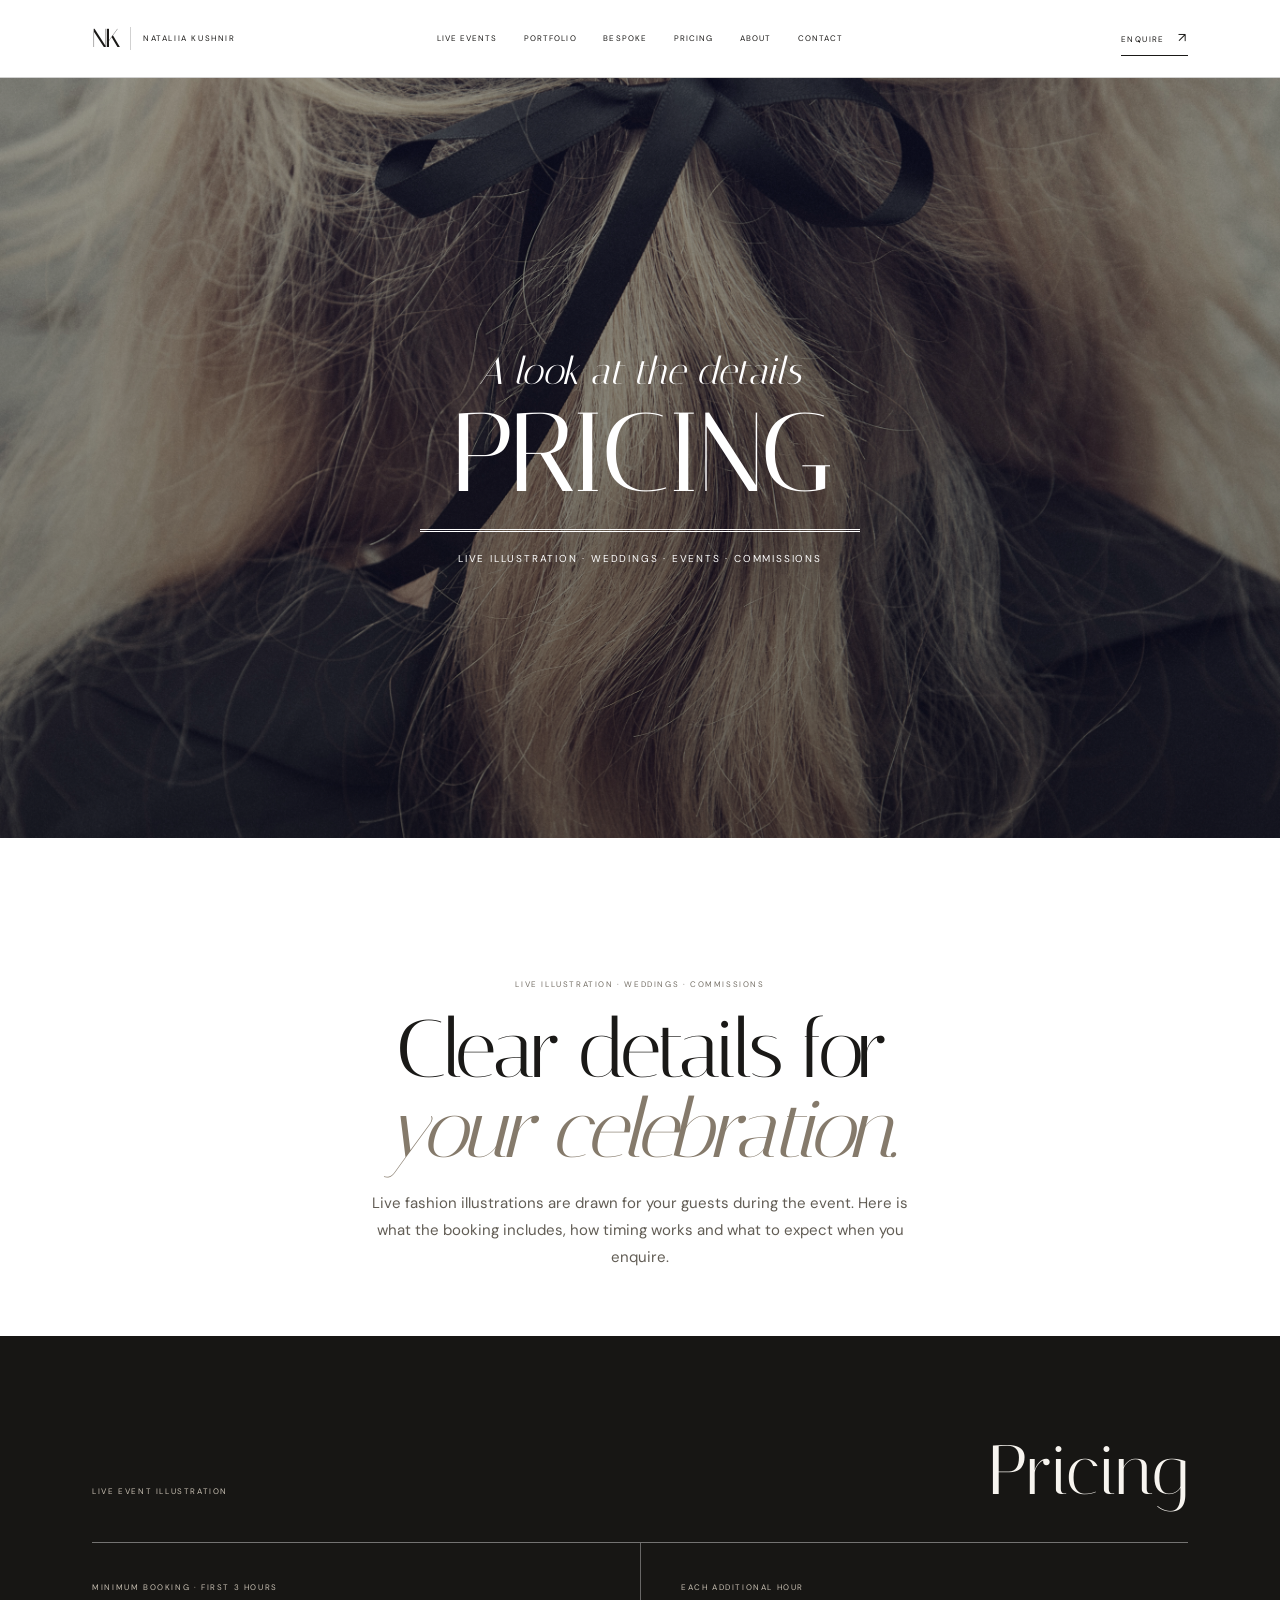
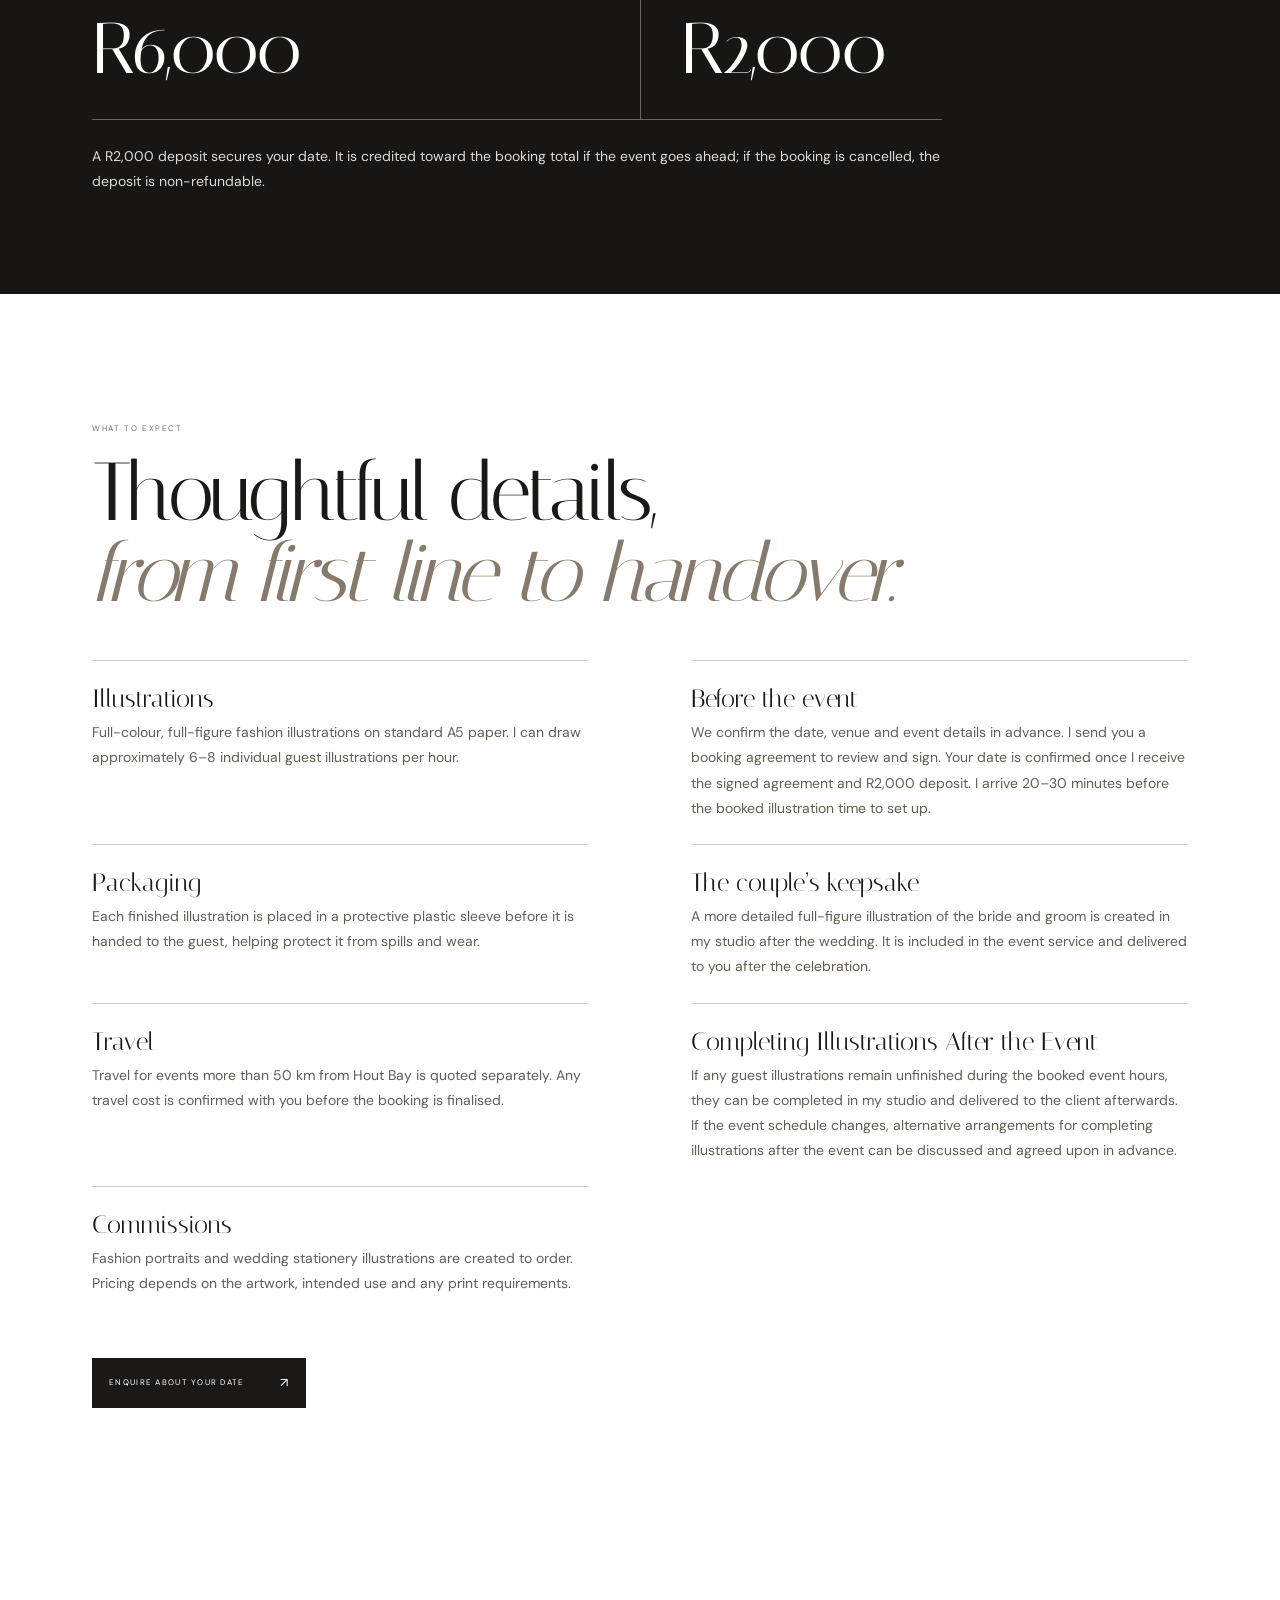
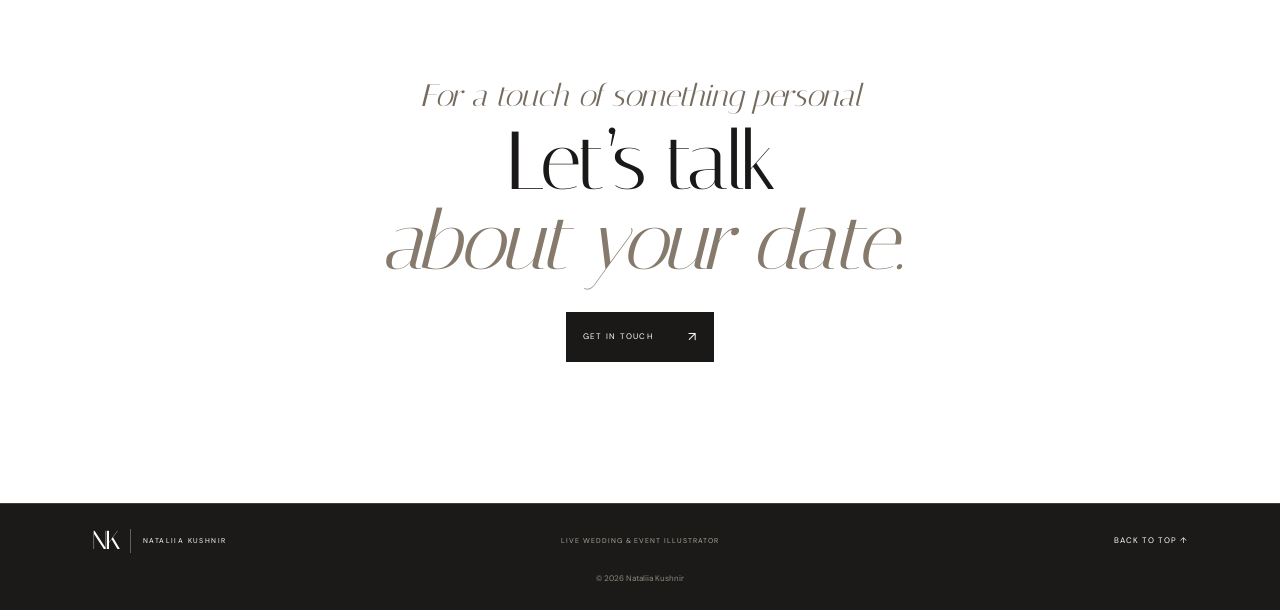
<file: pricing.html>
<!doctype html>
<html lang="en">
  <head>
    <meta charset="utf-8" />
    <meta name="viewport" content="width=device-width, initial-scale=1" />
    <meta name="theme-color" content="#ffffff" />
    <meta name="description" content="Live wedding and event illustration pricing with Cape Town illustrator Nataliia Kushnir. Booking details for celebrations in South Africa and worldwide." />
    <title>Live Wedding &amp; Event Illustration Pricing | Nataliia Kushnir</title>
    <link rel="canonical" href="https://nataliiakushnir.com/pricing.html" />
    <link rel="preconnect" href="https://fonts.googleapis.com" />
    <link rel="preconnect" href="https://fonts.gstatic.com" crossorigin />
    <link href="https://fonts.googleapis.com/css2?family=DM+Sans:wght@400;500;600&family=Italiana&display=swap" rel="stylesheet" />
    <link rel="stylesheet" href="styles.css" />
  </head>
  <body class="pricing-page">
    <a class="skip-link" href="#main">Skip to content</a>
    <header class="site-header">
      <button class="menu-toggle" aria-label="Open navigation" aria-expanded="false" aria-controls="main-nav"><span></span><span></span></button>
      <a class="brand" href="/#home" aria-label="Nataliia Kushnir home"><span class="brand-monogram">NK</span><span class="brand-name">NATALIIA KUSHNIR</span></a>
      <nav class="main-nav" id="main-nav" aria-label="Main navigation">
        <a href="/#events">Live Events</a><a href="/#portfolio">Portfolio</a><a href="/#bespoke">Bespoke</a><a href="pricing.html" aria-current="page">Pricing</a><a href="/#about">About</a><a href="/#contact">Contact</a>
      </nav>
      <a class="nav-enquire" href="/#contact">Enquire <span>↗</span></a>
    </header>
    <main id="main">
      <section class="pricing-hero">
        <div class="pricing-hero-panel"><p class="pricing-script">A look at the details</p><h1>Pricing</h1><span class="pricing-hero-rule"></span><p>Live illustration · Weddings · Events · Commissions</p></div>
      </section>
      <section class="pricing-intro"><p class="eyebrow">Live illustration · weddings · commissions</p><h2>Clear details for<br /><em>your celebration.</em></h2><p>Live fashion illustrations are drawn for your guests during the event. Here is what the booking includes, how timing works and what to expect when you enquire.</p></section>
      <section class="pricing-rates" aria-label="Live event rates">
        <div class="pricing-rates-heading"><p class="eyebrow">Live event illustration</p><h2>Pricing</h2></div>
        <div class="pricing-rate-grid"><article><p class="eyebrow">Minimum booking · first 3 hours</p><p class="pricing-amount">R6,000</p></article><article><p class="eyebrow">Each additional hour</p><p class="pricing-amount">R2,000</p></article></div>
        <p class="pricing-rate-note">A R2,000 deposit secures your date. It is credited toward the booking total if the event goes ahead; if the booking is cancelled, the deposit is non-refundable.</p>
      </section>
      <section class="pricing-practical"><p class="eyebrow">What to expect</p><h2>Thoughtful details,<br /><em>from first line to handover.</em></h2><div class="pricing-details-grid">
        <article><h3>Illustrations</h3><p>Full-colour, full-figure fashion illustrations on standard A5 paper. I can draw approximately 6–8 individual guest illustrations per hour.</p></article>
        <article><h3>Before the event</h3><p>We confirm the date, venue and event details in advance. I send you a booking agreement to review and sign. Your date is confirmed once I receive the signed agreement and R2,000 deposit. I arrive 20–30 minutes before the booked illustration time to set up.</p></article>
        <article><h3>Packaging</h3><p>Each finished illustration is placed in a protective plastic sleeve before it is handed to the guest, helping protect it from spills and wear.</p></article>
        <article><h3>The couple’s keepsake</h3><p>A more detailed full-figure illustration of the bride and groom is created in my studio after the wedding. It is included in the event service and delivered to you after the celebration.</p></article>
        <article><h3>Travel</h3><p>Travel for events more than 50 km from Hout Bay is quoted separately. Any travel cost is confirmed with you before the booking is finalised.</p></article>
        <article id="completing-illustrations"><h3>Completing Illustrations After the Event</h3><p>If any guest illustrations remain unfinished during the booked event hours, they can be completed in my studio and delivered to the client afterwards.</p><p>If the event schedule changes, alternative arrangements for completing illustrations after the event can be discussed and agreed upon in advance.</p></article>
        <article><h3>Commissions</h3><p>Fashion portraits and wedding stationery illustrations are created to order. Pricing depends on the artwork, intended use and any print requirements.</p></article>
      </div><a class="dark-button" href="/#contact">Enquire about your date <span>↗</span></a></section>
      <section class="pricing-cta"><p class="contact-script">For a touch of something personal</p><h2>Let’s talk<br /><em>about your date.</em></h2><a class="dark-button" href="/#contact">Get in touch <span>↗</span></a></section>
    </main>
    <footer class="site-footer"><a class="brand" href="/#home"><span class="brand-monogram">NK</span><span class="brand-name">NATALIIA KUSHNIR</span></a><p>LIVE WEDDING &amp; EVENT ILLUSTRATOR</p><a href="#main">Back to top ↑</a><small>© <span id="year"></span> Nataliia Kushnir</small></footer>
    <script src="script.js"></script>
  </body>
</html>
</file>
<file: styles.css>
.bridal-illustrations { padding: clamp(75px, 9vw, 130px) var(--gutter); background: #f8f5f0; }
.bridal-intro { max-width: 720px; margin: 0 auto 48px; text-align: center; }
.bridal-intro h2 { margin: 12px 0 24px; font: 400 clamp(43px, 5vw, 72px)/1.05 var(--serif); }
.bridal-intro p:not(.eyebrow) { color: #625d55; font-size: 15px; line-height: 1.85; }
.bridal-intro .bridal-tagline { font: italic 23px/1.4 var(--serif); }
.bridal-link { display: inline-block; margin-top: 14px; padding-bottom: 6px; border-bottom: 1px solid; font-size: 10px; letter-spacing: .12em; text-transform: uppercase; }
.bridal-intro .bridal-note { font-size: 12px; }
.bridal-gallery { display: grid; grid-template-columns: repeat(2, minmax(0, 1fr)); gap: clamp(16px, 2.5vw, 32px); max-width: 1040px; margin: 0 auto; align-items: start; }
.bridal-gallery figure { margin: 0; min-width: 0; }
.bridal-gallery img { width: 100%; height: auto; }
@media (max-width: 680px) { .bridal-gallery { grid-template-columns: 1fr; max-width: 500px; } }
.guest-portraits-section { padding: clamp(80px, 10vw, 140px) var(--gutter); background: #f8f5f0; }
.guest-portraits-intro { max-width: 640px; margin: 25px auto 0; color: #625d55; font-size: 15px; line-height: 1.85; }
.guest-portraits-gallery { display: grid; grid-template-columns: repeat(3, minmax(0, 1fr)); gap: clamp(18px, 2.5vw, 38px); }
.guest-portraits-gallery figure { min-width: 0; margin: 0; }
.guest-portraits-gallery img { width: 100%; height: auto; aspect-ratio: 1086 / 1396; object-fit: contain; background: #f4f0e9; }
.guest-portrait-scene { position: relative; width: 100%; aspect-ratio: 1086 / 1396; overflow: hidden; background: #e9dfd0; }
.guest-portrait-scene .guest-portrait-backdrop,
.guest-portrait-scene .guest-portrait-original { position: absolute; inset: 0; width: 100%; height: 100%; }
.guest-portrait-scene .guest-portrait-backdrop { object-fit: cover; }
/* Show the supplied artwork directly; only its surrounding props are clipped. */
.guest-portrait-scene .guest-portrait-original { clip-path: inset(10.3868% 17.1271% 6.1605% 16.5746%); }
.guest-portrait-paper-shadow { position: absolute; top: 10.3868%; right: 17.1271%; bottom: 6.1605%; left: 16.5746%; background: #fff; box-shadow: 0 4px 12px #342b2738; }
.guest-portraits-gallery figcaption { padding: 17px 0 0; display: flex; flex-direction: column; gap: 5px; }
.guest-portraits-gallery figcaption h3 { margin: 0 0 5px; font: 400 clamp(24px, 2.3vw, 31px)/1.2 var(--serif); }
.guest-portraits-gallery figcaption p { margin: 5px 0 0; color: #625d55; font-size: 13px; line-height: 1.8; }
.guest-portraits-gallery figcaption small { color: #625d55; font-size: 9px; letter-spacing: .1em; text-transform: uppercase; }
.guest-portrait-services { display: grid; grid-template-columns: repeat(2, minmax(0, 1fr)); gap: clamp(30px, 7vw, 100px); margin-top: 65px; }
.guest-portrait-services article { min-width: 0; padding-top: 28px; border-top: 1px solid var(--line); }
.guest-portrait-services h3 { margin: 0 0 22px; font: 400 clamp(30px, 3.1vw, 42px)/1.15 var(--serif); }
.guest-portrait-services article>p:not(.eyebrow) { color: #625d55; font-size: 14px; line-height: 1.85; }
.guest-portrait-services .quiet-link { margin-top: 15px; }
.guest-portraits-note { max-width: 700px; margin: 50px auto 0; color: #625d55; text-align: center; font-size: 13px; line-height: 1.8; }
@media(max-width:760px) {
  .guest-portraits-gallery, .guest-portrait-services { grid-template-columns: 1fr; }
  .guest-portraits-gallery { gap: 35px; }
  .guest-portraits-gallery figure { width: 100%; max-width: 480px; margin: 0 auto; }
  .guest-portrait-services { margin-top: 45px; gap: 35px; }
  .guest-portraits-note { margin-top: 35px; }
}
:root {
  --paper: #ffffff;
  --paper-light: #ffffff;
  --ink: #1a1917;
  --muted: #756f66;
  --line: rgba(26, 25, 23, .2);
  --serif: "Italiana", Georgia, serif;
  --sans: "DM Sans", Arial, sans-serif;
  --gutter: clamp(22px, 7.2vw, 118px);
}
* { box-sizing: border-box; }
html { scroll-behavior: smooth; scroll-padding-top: 82px; }
body { margin: 0; background: var(--paper); color: var(--ink); font: 14px/1.7 var(--sans); }
a { color: inherit; text-decoration: none; }
img, video { display: block; max-width: 100%; }
img { width: 100%; }
.skip-link { position: absolute; left: -9999px; top: 0; z-index: 20; padding: 12px 18px; background: white; }
.skip-link:focus { left: 12px; }
.site-header { min-height: 78px; padding: 0 var(--gutter); display: grid; grid-template-columns: 1fr auto 1fr; align-items: center; gap: 28px; border-bottom: 1px solid var(--line); position: relative; z-index: 5; background: var(--paper); }
.brand { display: inline-flex; align-items: center; gap: 12px; width: max-content; }
.brand-monogram { padding-right: 12px; border-right: 1px solid var(--line); font: 26px/.9 var(--serif); letter-spacing: -.1em; }
.brand-name { font-size: 8px; letter-spacing: .2em; white-space: nowrap; }
.main-nav { display: flex; justify-content: center; gap: clamp(14px, 2.1vw, 30px); font-size: 8px; letter-spacing: .13em; text-transform: uppercase; }
.main-nav a, .nav-enquire, .quiet-link, .light-link, .site-footer>a:last-of-type { transition: opacity .2s ease; }
.main-nav a:hover, .nav-enquire:hover, .quiet-link:hover, .light-link:hover, .site-footer>a:last-of-type:hover { opacity: .55; }
.nav-enquire { justify-self: end; padding: 6px 0; border-bottom: 1px solid var(--ink); font-size: 8px; letter-spacing: .18em; text-transform: uppercase; }
.nav-enquire span { margin-left: 10px; font-size: 13px; }
.menu-toggle { display: none; }
.hero { min-height: max(690px, calc(100svh - 78px)); position: relative; padding: clamp(60px, 8vw, 110px) var(--gutter); display: grid; place-items: center; overflow: hidden; isolation: isolate; background: #1b1a18; color: #fff; }
.hero::after { content: ""; position: absolute; inset: 0; z-index: 1; background: linear-gradient(180deg, rgba(12,11,10,.27), rgba(12,11,10,.48) 55%, rgba(12,11,10,.58)); }
.hero-media { position: absolute; inset: 0; z-index: -1; width: 100%; height: 100%; overflow: hidden; background: #1b1a18; }
.hero-image, .hero-video { position: absolute; inset: 0; width: 100%; height: 100%; object-fit: cover; }
.hero-image { object-position: center 42%; opacity: 1; transition: opacity .65s ease; }
.hero-video { opacity: 0; object-fit: cover; object-position: center center; transition: opacity .65s ease; background: #1b1a18; }
.hero-media.is-playing .hero-video { opacity: 1; }
.hero-media.is-playing .hero-image { opacity: 0; }
.hero-film-toggle { position: absolute; bottom: 20px; right: 20px; z-index: 4; padding: 10px 16px; background: rgba(27,26,24,.7); color: #fff; border: 1px solid rgba(255,255,255,.7); cursor: pointer; font: inherit; }
.hero-film-toggle[hidden] { display: none; }
@keyframes portrait-out { to { opacity: 0; visibility: hidden; } }
@keyframes film-in { to { opacity: 1; } }
.hero-copy { position: relative; z-index: 2; width: min(900px, 100%); padding: 25px 0 35px; text-align: center; text-shadow: 0 1px 15px rgba(0,0,0,.22); }
.hero-kicker, .eyebrow { font-size: 8px; letter-spacing: .2em; text-transform: uppercase; }
.hero-kicker { margin: 0 0 24px; color: rgba(255,255,255,.85); }
.hero-script { margin: 0 0 28px; color: #f5eee3; font: italic clamp(27px, 4vw, 48px)/1 var(--serif); }
.hero h1 { margin: 0; font: 400 clamp(58px, 8vw, 112px)/.88 var(--serif); letter-spacing: -.025em; }
.hero-rule { width: min(500px, 76%); height: 1px; margin: 32px auto 22px; background: rgba(255,255,255,.75); }
.hero-desc { max-width: 600px; margin: 0 auto; color: rgba(255,255,255,.94); font: italic clamp(17px, 2vw, 24px)/1.5 var(--serif); }
.hero-actions { margin-top: 36px; display: flex; flex-wrap: wrap; justify-content: center; gap: 18px 30px; }
.hero-link { padding-bottom: 7px; border-bottom: 1px solid currentColor; color: #fff; font-size: 9px; letter-spacing: .16em; text-transform: uppercase; }
.hero-link span { margin-left: 9px; font-size: 12px; }
.hero-index { position: absolute; z-index: 2; right: var(--gutter); bottom: 22px; color: rgba(255,255,255,.84); font-size: 7px; letter-spacing: .2em; }
.practice-strip { min-height: 83px; padding: 23px var(--gutter); display: flex; justify-content: center; align-items: center; flex-wrap: wrap; gap: 8px clamp(10px, 2.4vw, 34px); border-bottom: 1px solid var(--line); color: #625d55; text-align: center; font-size: 8px; letter-spacing: .16em; text-transform: uppercase; }
.practice-strip i { color: #aa9e8e; font: 20px var(--serif); }
.events-section, .portfolio-section, .information-section { padding: clamp(85px, 12vw, 160px) var(--gutter); }
.section-heading { max-width: 760px; margin: 0 auto clamp(45px, 7vw, 84px); text-align: center; }
.eyebrow { margin: 0 0 18px; color: var(--muted); }
.section-heading h2, .bespoke-copy h2, .about-copy h2, .contact-section h2 { margin: 0; font: 400 clamp(45px, 7vw, 82px)/.99 var(--serif); letter-spacing: -.045em; }
.section-heading h2 em, .bespoke-copy h2 em, .about-copy h2 em, .contact-section h2 em { color: #857a6b; font-weight: 400; }
.section-heading-left { max-width: none; text-align: left; }
.events-intro { margin-bottom: 65px; display: grid; grid-template-columns: 1.3fr .7fr; align-items: end; gap: 8vw; }
.events-intro h2 { font-size: clamp(43px, 6.6vw, 78px); }
.intro-copy { max-width: 375px; padding-bottom: 5px; }
.intro-copy p { margin: 0 0 22px; color: #615c54; font-size: 15px; line-height: 1.85; }
.quiet-link, .light-link { display: inline-flex; align-items: center; gap: 14px; padding-bottom: 5px; border-bottom: 1px solid currentColor; font-size: 8px; letter-spacing: .14em; text-transform: uppercase; }
.couple-feature { margin-top: clamp(100px, 15vw, 190px); padding-top: clamp(55px, 8vw, 100px); border-top: 1px solid var(--line); }
.couple-heading { max-width: 780px; margin-bottom: 0; }
.couple-heading h3 { margin: 0; font: 400 clamp(42px, 6vw, 72px)/1 var(--serif); letter-spacing: -.035em; }
.couple-heading h3 em { color: #857a6b; }
.couple-heading>p:last-child { max-width: 620px; margin: 22px 0 0; color: #615c54; font-size: 15px; line-height: 1.85; }
.couple-gallery { margin-top: clamp(38px, 6vw, 74px); display: grid; grid-template-columns: repeat(3, minmax(0, 1fr)); gap: clamp(14px, 2.2vw, 30px); }
.couple-gallery figure { min-width: 0; margin: 0; }
.couple-gallery img { width: 100%; height: auto; object-fit: contain; }
.couple-gallery figcaption { padding-top: 10px; color: #58534c; font: italic 13px var(--serif); }
.portfolio-card figcaption { padding-top: 12px; display: flex; justify-content: space-between; gap: 10px; color: #58534c; font: italic 15px var(--serif); }
.portfolio-card figcaption span:last-child { color: var(--muted); font: 7px var(--sans); letter-spacing: .12em; text-transform: uppercase; text-align: right; }
.event-footnote { margin-top: 48px; padding: 22px 0; display: grid; grid-template-columns: repeat(3, 1fr); gap: 22px; border-top: 1px solid var(--line); border-bottom: 1px solid var(--line); color: var(--ink); }
.event-footnote div { display: flex; flex-direction: column; gap: 5px; }
.event-footnote strong { font: 400 clamp(19px, 2vw, 27px)/1.15 var(--serif); }
.event-footnote span { color: #625d55; font-size: 13px; line-height: 1.5; }
.guest-feature { margin-top: clamp(75px, 11vw, 140px); display: grid; grid-template-columns: .92fr 1.08fr; align-items: center; gap: clamp(35px, 8vw, 110px); }
.guest-art img { width: 100%; max-height: 700px; object-fit: cover; object-position: center 48%; }
.guest-art-gallery { display: grid; grid-template-columns: 1fr 1fr; align-items: start; gap: clamp(10px, 1.5vw, 20px); }
.guest-art-gallery figure { min-width: 0; margin: 0; }
.guest-art-gallery img { width: 100%; height: auto; max-height: none; aspect-ratio: 4 / 5; object-fit: cover; }
.guest-art-gallery figcaption { padding-top: 10px; display: flex; flex-direction: column; align-items: flex-start; gap: 4px; color: #58534c; font: italic 13px var(--serif); }
.guest-art-gallery figcaption small { color: var(--muted); font: 500 10px/1.5 var(--sans); letter-spacing: .04em; }
.guest-copy h3 { margin: 0; font: 400 clamp(42px, 5.7vw, 70px)/1 var(--serif); letter-spacing: -.035em; }
.guest-copy h3 em { color: #857a6b; }
.guest-copy>p:not(.eyebrow) { max-width: 560px; margin: 23px 0 0; color: #615c54; font-size: 15px; line-height: 1.85; }
.graded-video { filter: saturate(.88) sepia(.05) contrast(.98) brightness(1.02); }
.portfolio-section { background: #fff; }
.portfolio-section .section-heading { margin-bottom: 60px; }
.heading-note { max-width: 350px; margin: 19px auto 0; color: var(--muted); font-size: 11px; }
.portfolio-grid { display: grid; grid-template-columns: 1.08fr .92fr; align-items: start; gap: clamp(24px, 5vw, 68px) clamp(18px, 3.4vw, 46px); }
.portfolio-card { margin: 0; }
.portfolio-card img { width: 100%; height: clamp(310px, 43vw, 550px); object-fit: cover; background: transparent; }
.portfolio-card-large img { height: clamp(400px, 56vw, 690px); object-position: center 44%; }
.portfolio-card-fashion { margin-top: 22px; }
.portfolio-card-accessories { margin-top: -80px; }
.portfolio-card-accessories img { height: clamp(300px, 38vw, 480px); }
.portfolio-card-sketchbook img { object-position: 68% center; }
.portfolio-card-accessories img { object-position: 76% center; }
.portfolio-card-sketchbook img { height: clamp(400px, 48vw, 620px); object-fit: contain; background: transparent; }
.portfolio-card-sketchbook-cropped img { clip-path: inset(0 1.2% 0 0); }
.bespoke-section { min-height: 720px; display: grid; grid-template-columns: 1fr 1fr; background: #1c1b19; color: var(--paper); }
.bespoke-image { min-height: 600px; overflow: hidden; }
.bespoke-image img { width: 100%; height: 100%; min-height: inherit; object-fit: cover; object-position: center 42%; }
.bespoke-copy { padding: clamp(60px, 9vw, 130px); display: flex; flex-direction: column; justify-content: center; align-items: flex-start; }
.bespoke-copy .eyebrow { color: #b9b1a6; }
.bespoke-copy h2 { font-size: clamp(45px, 6.4vw, 76px); }
.bespoke-copy h2 em { color: #c6b9a8; }
.bespoke-copy>p:not(.eyebrow) { max-width: 440px; margin: 24px 0 30px; color: #d0cbc2; font-size: 15px; line-height: 1.85; }
.light-link { color: var(--paper); }
.about-section { padding: clamp(85px, 12vw, 158px) var(--gutter); display: grid; grid-template-columns: .92fr 1.08fr; align-items: center; gap: clamp(40px, 9vw, 130px); }
.about-image { position: relative; }
.about-image img { width: 100%; height: min(65vw, 720px); min-height: 500px; object-fit: cover; object-position: center 40%; }
.about-slideshow { height: min(65vw, 720px); min-height: 500px; overflow: hidden; background: #fff; }
.about-slideshow .about-slide { position: absolute; inset: 0; height: 100%; min-height: 0; opacity: 0; transition: opacity .65s ease; }
.about-slideshow .about-slide.is-active { opacity: 1; }
.about-slideshow span { z-index: 1; }
.about-image span { position: absolute; left: 16px; bottom: 15px; color: #fff; font-size: 7px; letter-spacing: .16em; text-shadow: 0 1px 8px #222; }
.about-overline { margin: 0 0 8px; color: #766c5e; font: italic 22px var(--serif); }
.about-copy h2 { font-size: clamp(42px, 6vw, 73px); }
.about-copy>p:not(.eyebrow):not(.about-overline):not(.about-signature) { max-width: 560px; margin: 24px 0; color: #5f5a52; font-size: 15px; line-height: 1.85; }
.about-signature { margin: 20px 0 28px; font: italic 25px var(--serif); }
.information-section { background: #fff; }
.information-section .section-heading { margin-bottom: 62px; }
.information-grid { display: grid; grid-template-columns: 1fr .74fr; gap: 9vw; }
.how-it-works article { padding: 21px 0; display: grid; grid-template-columns: 40px 1fr; gap: 12px; border-top: 1px solid var(--line); }
.how-it-works article:last-child { border-bottom: 1px solid var(--line); }
.how-it-works .how-it-works-label { max-width: none; margin: 0; padding: 0 0 2px 52px; color: var(--muted); font: 7px var(--sans); letter-spacing: .16em; text-transform: uppercase; }
.how-it-works article>span { color: var(--muted); font-size: 8px; letter-spacing: .12em; }
.how-it-works h3 { margin: 0 0 8px; font: 400 clamp(19px, 1.8vw, 23px)/1.2 var(--serif); }
.how-it-works p { max-width: 450px; margin: 0; color: #625d55; font-size: 14px; line-height: 1.8; }
.booking-specs { margin-top: 25px; padding-top: 20px; border-top: 1px solid var(--line); }
.booking-specs .eyebrow { margin: 0 0 15px; }
.booking-specs ul { margin: 0; padding: 0; display: grid; grid-template-columns: 1fr 1fr; gap: 18px 20px; list-style: none; }
.booking-specs li { display: flex; flex-direction: column; gap: 4px; }
.booking-specs li strong { font: 400 20px/1.15 var(--serif); }
.booking-specs li span { color: #69635b; font-size: 12px; line-height: 1.5; }
.price-panel { align-self: start; padding: 24px 0; border-top: 1px solid var(--line); border-bottom: 1px solid var(--line); background: transparent; }
.price-panel .eyebrow { margin-bottom: 23px; }
.price { margin: 0; font: 400 clamp(30px, 3.4vw, 42px)/1 var(--serif); letter-spacing: -.04em; }
.price small { color: var(--muted); font: 9px var(--sans); letter-spacing: 0; }
.price-caption, .travel-note { color: #69635b; font-size: 13px; line-height: 1.7; }
.price-caption { margin: 8px 0 0; }
.price-divider { height: 1px; margin: 22px 0; background: var(--line); }
.travel-note { margin: 22px 0 0; }
.dark-button, .contact-button { width: max-content; margin-top: 25px; padding: 14px 17px; display: flex; justify-content: space-between; align-items: center; gap: 35px; background: var(--ink); color: var(--paper); font-size: 8px; letter-spacing: .16em; text-transform: uppercase; }
.dark-button span, .contact-button span { font-size: 13px; }
.contact-section { padding: clamp(90px, 13vw, 165px) var(--gutter) 90px; background: #fff; color: var(--ink); text-align: center; }
.contact-section .eyebrow { color: #b8b0a4; }
.contact-section .eyebrow { color: var(--muted); }
.contact-section h2 { font-size: clamp(48px, 7vw, 86px); letter-spacing: -.035em; text-transform: uppercase; }
.contact-section h2 em { color: #c6b9a8; }
.contact-script { margin: 0; color: #756b5f; font: italic clamp(21px, 3vw, 31px) var(--serif); }
.contact-lead { margin: 22px 0 10px; color: #5f5a52; font-size: 14px; letter-spacing: .06em; text-transform: uppercase; }
.instagram-feature { min-height: 470px; padding: clamp(55px, 7vw, 100px) var(--gutter); display: grid; grid-template-columns: .9fr 1.1fr; align-items: center; gap: clamp(35px, 7vw, 100px); overflow: hidden; background: #1b1a18; color: var(--paper); }
.instagram-copy { max-width: 510px; }
.instagram-copy .eyebrow { color: #b8b0a4; }
.instagram-copy h2 { margin: 0; font: 400 clamp(42px, 6vw, 78px)/.95 var(--serif); letter-spacing: -.04em; text-transform: uppercase; }
.instagram-copy h2 em { font-weight: 400; }
.instagram-copy>p:not(.eyebrow) { max-width: 380px; margin: 23px 0 0; color: #c7c2b8; font-size: 15px; line-height: 1.8; }
.instagram-link { margin-top: 25px; display: inline-flex; align-items: center; gap: 38px; padding-bottom: 8px; border-bottom: 1px solid rgba(255,255,255,.45); font-size: 8px; letter-spacing: .14em; text-transform: uppercase; }
.instagram-link span { font-size: 13px; }
.instagram-collage { min-height: 340px; padding: 0; position: relative; display: grid; grid-template-columns: repeat(4, 1fr); grid-template-rows: repeat(2, minmax(130px, 1fr)); gap: 9px; transform: rotate(-3deg); background: transparent; box-shadow: none; }
.instagram-tile { width: 100%; height: 100%; min-height: 0; object-fit: cover; }
.instagram-tile-one { grid-column: 1 / 3; grid-row: 1 / 3; }
.instagram-tile-two { grid-column: 3 / 5; grid-row: 1; }
.instagram-tile-three { grid-column: 3; grid-row: 2; }
.instagram-tile-four { grid-column: 4; grid-row: 2; }
.instagram-handle { position: absolute; left: 10px; bottom: -27px; color: #d7d1c8; font: italic 15px var(--serif); }
.instagram-handle span { margin-left: 14px; font: 7px "DM Sans", sans-serif; letter-spacing: .13em; }
.instagram-collage:hover .instagram-tile { filter: brightness(.9); }
.instagram-tile { transition: filter .2s ease; }
.contact-button { margin: 36px auto 34px; background: var(--paper); color: var(--ink); }
.contact-details { display: flex; justify-content: center; flex-wrap: wrap; gap: 12px 32px; color: #625d55; font: italic 16px var(--serif); }
.enquiry-tabs { width: min(900px, 100%); margin: 65px auto 0; display: flex; justify-content: center; gap: clamp(10px, 4vw, 48px); border-bottom: 1px solid var(--ink); }
.enquiry-tabs button { padding: 15px 23px 17px; border: 1px solid transparent; border-bottom: 0; background: transparent; color: var(--ink); font: italic 16px var(--serif); text-transform: uppercase; cursor: pointer; }
.enquiry-tabs button[aria-selected="true"] { border-color: var(--ink); background: #fff; transform: translateY(1px); }
.enquiry-form { width: min(900px, 100%); margin: 0 auto; padding: clamp(28px, 5vw, 64px); border: 1px solid var(--ink); border-top: 0; text-align: left; }
.enquiry-form[hidden] { display: none; }
.enquiry-form label { margin-bottom: 22px; display: block; color: var(--ink); font: 13px var(--serif); text-transform: uppercase; }
.enquiry-form label span { color: #aa5148; }
.enquiry-form input, .enquiry-form select, .enquiry-form textarea { width: 100%; min-height: 48px; margin-top: 8px; padding: 12px 14px; border: 1px solid #bdbab4; border-radius: 0; background: #fff; color: var(--ink); font: 14px var(--serif); text-transform: none; }
.enquiry-form textarea { resize: vertical; }
.enquiry-form input:focus, .enquiry-form select:focus, .enquiry-form textarea:focus { outline: 1px solid var(--ink); outline-offset: 1px; }
.form-row { display: grid; grid-template-columns: 1fr 1fr; gap: 24px; }
.form-note { max-width: 650px; margin: 25px 0; color: #625d55; font: italic 15px/1.6 var(--serif); }
.form-submit { min-width: 140px; padding: 14px 19px; display: flex; justify-content: space-between; align-items: center; gap: 30px; border: 0; background: var(--ink); color: var(--paper); font: 13px var(--serif); text-transform: uppercase; cursor: pointer; }
.site-footer { padding: 24px var(--gutter); display: grid; grid-template-columns: 1fr 1fr 1fr; align-items: center; gap: 18px; background: #1b1a18; color: var(--paper); border-top: 1px solid rgba(255,255,255,.15); }
.site-footer .brand-monogram { border-color: rgba(255,255,255,.3); }
.site-footer .brand-name { font-size: 7px; }
.site-footer>p { color: #aaa49a; text-align: center; font-size: 7px; letter-spacing: .14em; }
.site-footer>a:last-of-type { justify-self: end; font-size: 8px; letter-spacing: .12em; text-transform: uppercase; }
.site-footer small { grid-column: 1/-1; color: #8f8a81; font-size: 8px; text-align: center; }
.portfolio-card-wedding img { height: clamp(430px, 52vw, 680px); object-fit: contain; }
.pricing-hero { min-height: min(78vw, 760px); display: grid; place-items: center; padding: clamp(45px, 8vw, 110px) var(--gutter); background: linear-gradient(rgba(18,17,16,.34), rgba(18,17,16,.48)), url("site-pricing-background.jpg") center 44% / cover no-repeat; color: #fff; }
.pricing-hero-panel { width: min(900px, 100%); padding: clamp(45px, 7vw, 90px) 25px; text-align: center; }
.pricing-script { margin: 0; font: italic clamp(24px, 3.2vw, 38px)/1.2 var(--serif); }
.pricing-hero h1 { margin: 8px 0 0; font: 400 clamp(58px, 9vw, 112px)/.9 var(--serif); letter-spacing: -.035em; text-transform: uppercase; }
.pricing-hero-rule { width: min(440px, 70%); height: 3px; margin: 25px auto 18px; display: block; border-top: 1px solid currentColor; border-bottom: 1px solid currentColor; }
.pricing-hero-panel>p:last-child { margin: 0; font-size: 10px; letter-spacing: .18em; text-transform: uppercase; }
.pricing-intro { max-width: 760px; margin: 0 auto; padding: clamp(80px, 11vw, 140px) var(--gutter) 65px; text-align: center; }
.pricing-intro h2, .pricing-practical>h2, .pricing-cta h2 { margin: 0; font: 400 clamp(48px, 7vw, 82px)/.98 var(--serif); letter-spacing: -.04em; }
.pricing-intro h2 em, .pricing-practical>h2 em, .pricing-cta h2 em { color: #857a6b; }
.pricing-intro>p:last-child { max-width: 570px; margin: 20px auto 0; color: #625d55; font-size: 15px; line-height: 1.8; }
.pricing-offerings { padding: 0 var(--gutter) clamp(80px, 11vw, 140px); display: grid; grid-template-columns: repeat(3, 1fr); gap: clamp(24px, 4vw, 55px); }
.pricing-card { padding: 27px 0 0; border-top: 1px solid var(--ink); }
.pricing-card .eyebrow { margin-bottom: 12px; }
.pricing-card h2 { margin: 0 0 28px; font: 400 clamp(28px, 3vw, 38px)/1.1 var(--serif); }
.pricing-amount { margin: 0; font: 400 clamp(44px, 5vw, 60px)/1 var(--serif); letter-spacing: -.04em; }
.pricing-amount-small { font-size: 38px; }
.pricing-amount.pricing-custom { font-size: clamp(25px, 2.7vw, 34px); letter-spacing: -.02em; }
.pricing-unit { margin: 8px 0 0; color: var(--muted); font-size: 12px; }
.pricing-separator { height: 1px; margin: 23px 0; background: var(--line); }
.pricing-description { margin: 25px 0 0; color: #625d55; font-size: 14px; line-height: 1.8; }
.pricing-practical { padding: clamp(75px, 10vw, 130px) var(--gutter); background: #fff; }
.pricing-details-grid { margin-top: 46px; display: grid; grid-template-columns: 1fr 1fr; gap: 0 clamp(40px, 8vw, 110px); }
.pricing-details-grid article { padding: 23px 0; border-top: 1px solid var(--line); }
.pricing-details-grid h3 { margin: 0 0 7px; font: 400 25px var(--serif); }
.pricing-details-grid p { max-width: 540px; margin: 0; color: #625d55; font-size: 14px; line-height: 1.8; }
.pricing-practical>.dark-button { margin-top: 38px; }
.pricing-cta { padding: clamp(80px, 11vw, 145px) var(--gutter); text-align: center; }
.pricing-cta h2 { margin-top: 8px; }
.pricing-cta .dark-button { margin: 30px auto 0; }
.pricing-rates { padding: clamp(58px, 8vw, 100px) var(--gutter); background: #171614; color: #f7f4ef; }
.pricing-rates-heading { display: flex; align-items: baseline; justify-content: space-between; gap: 24px; padding-bottom: 25px; border-bottom: 1px solid rgba(255,255,255,.4); }
.pricing-rates-heading .eyebrow { color: #c8c0b3; }
.pricing-rates-heading h2 { margin: 0; font: 400 clamp(42px, 6vw, 70px)/1 var(--serif); }
.pricing-rate-grid { display: grid; grid-template-columns: 1fr 1fr; }
.pricing-rate-grid article { padding: 38px 32px 34px 0; }
.pricing-rate-grid article + article { padding-left: 40px; border-left: 1px solid rgba(255,255,255,.35); }
.pricing-rate-grid .eyebrow { color: #c8c0b3; }
.pricing-rates .pricing-amount { color: #fff; font-size: clamp(48px, 6vw, 72px); }
.pricing-rate-note { max-width: 850px; margin: 0; padding-top: 24px; border-top: 1px solid rgba(255,255,255,.35); color: #e0dbd2; font-size: 14px; line-height: 1.8; }
@media(max-width:1050px) {
  .site-header { grid-template-columns: auto 1fr auto; gap: 18px; }
  .main-nav { gap: 12px; font-size: 7px; }
  .main-nav a:nth-last-child(-n+2) { display: none; }
}
@media(max-width:760px) {
  .site-header { min-height: 68px; display: flex; justify-content: space-between; }
  .brand { order: 2; }
  .brand-monogram { padding-right: 9px; font-size: 22px; }
  .brand-name { font-size: 7px; }
  .menu-toggle { order: 1; padding: 10px; display: flex; flex-direction: column; gap: 5px; background: transparent; border: 0; }
  .menu-toggle span { display: block; width: 18px; height: 1px; background: var(--ink); }
  .nav-enquire { order: 3; font-size: 7px; }
  .main-nav { position: absolute; top: 68px; left: 0; right: 0; padding: 22px var(--gutter) 26px; display: none; flex-direction: column; align-items: flex-start; gap: 16px; background: var(--paper); border-bottom: 1px solid var(--line); font-size: 8px; }
  .main-nav.is-open { display: flex; }
  .main-nav a:nth-last-child(-n+2) { display: block; }
  .hero { min-height: max(760px, calc(100svh - 68px)); padding: 52px 20px 74px; }
  .hero-copy { width: 100%; padding: 0; text-align: center; }
  .hero-kicker { max-width: 360px; margin: 0 auto 20px; font-size: 7px; line-height: 1.8; }
  .hero-script { font-size: clamp(27px, 6vw, 38px); }
  .hero h1 { font-size: clamp(48px, 12.4vw, 78px); }
  .hero-desc { max-width: 390px; margin: 0 auto; font-size: 15px; }
  .hero-actions { flex-direction: column; align-items: center; gap: 13px; }
  .hero-link { font-size: 7px; }
  .hero-index { right: 18px; bottom: 20px; }
  .practice-strip { min-height: 70px; padding: 20px 18px; gap: 7px 12px; font-size: 7px; line-height: 1.55; }
  .practice-strip i { font-size: 15px; }
  .events-section, .portfolio-section, .information-section { padding: 82px var(--gutter); }
  .events-intro { grid-template-columns: 1fr; gap: 22px; margin-bottom: 42px; }
  .events-intro h2 { font-size: clamp(42px, 10.5vw, 66px); }
  .intro-copy { max-width: 440px; }
  .intro-copy p { font-size: 14px; }
  .couple-feature { margin-top: 95px; padding-top: 55px; }
  .couple-gallery { grid-template-columns: 1fr; gap: 24px; }
  .couple-gallery img { max-height: 680px; }
  .event-footnote { margin-top: 30px; grid-template-columns: 1fr; gap: 17px; }
  .event-footnote strong { font-size: 22px; }
  .event-footnote span { font-size: 13px; }
  .guest-feature { grid-template-columns: 1fr; gap: 30px; }
  .guest-art img { height: 112vw; max-height: 620px; object-position: center; }
  .guest-art-gallery img { height: auto; max-height: none; aspect-ratio: 4 / 5; }
  .guest-copy h3 { font-size: clamp(42px, 10.5vw, 64px); }
  .guest-copy>p:not(.eyebrow) { font-size: 14px; }
  .section-heading { margin-bottom: 38px; }
  .section-heading h2 { font-size: clamp(43px, 11vw, 66px); }
  .heading-note { font-size: 10px; }
  .portfolio-grid { grid-template-columns: 1fr; gap: 27px; }
  .portfolio-card img, .portfolio-card-large img, .portfolio-card-accessories img { height: auto; max-height: 620px; aspect-ratio: 4 / 5; }
  .portfolio-card-wedding img { height: auto; max-height: 720px; aspect-ratio: auto; object-fit: contain; }
  .booking-specs ul { grid-template-columns: 1fr 1fr; }
  .portfolio-card-fashion, .portfolio-card-accessories { margin: 0; }
  .portfolio-card figcaption { font-size: 13px; }
  .portfolio-card figcaption span:last-child { font-size: 6px; }
  .bespoke-section { grid-template-columns: 1fr; }
  .bespoke-image { min-height: auto; height: 96vw; max-height: 620px; }
  .bespoke-copy { padding: 63px var(--gutter) 72px; }
  .bespoke-copy h2 { font-size: clamp(46px, 11vw, 68px); }
  .bespoke-copy>p:not(.eyebrow) { font-size: 14px; }
  .about-section { grid-template-columns: 1fr; gap: 32px; padding-top: 78px; padding-bottom: 85px; }
  .about-image img { height: 118vw; min-height: 0; max-height: 690px; object-position: center 40%; }
  .about-slideshow { height: 118vw; min-height: 0; max-height: 690px; }
  .about-copy h2 { font-size: clamp(43px, 10.5vw, 63px); }
  .about-copy>p:not(.eyebrow):not(.about-overline):not(.about-signature) { font-size: 14px; }
  .information-section .section-heading { margin-bottom: 38px; }
  .information-grid { grid-template-columns: 1fr; gap: 32px; }
  .how-it-works h3 { font-size: 21px; }
  .how-it-works p { font-size: 14px; }
  .price-panel { padding: 25px; }
  .price { font-size: 35px; }
  .contact-section { padding-top: 82px; padding-bottom: 50px; }
  .contact-section h2 { font-size: clamp(39px, 10vw, 60px); }
  .contact-details { flex-direction: column; gap: 11px; }
  .enquiry-tabs { margin-top: 42px; gap: 0; }
  .enquiry-tabs button { flex: 1; padding: 13px 8px; font-size: 13px; }
  .enquiry-form { padding: 24px 18px; }
  .form-row { grid-template-columns: 1fr; gap: 0; }
  .site-footer { grid-template-columns: 1fr auto; }
  .site-footer>p { grid-column: 1/-1; grid-row: 2; margin: 0; text-align: left; }
  .site-footer>a:last-of-type { grid-column: 2; grid-row: 1; }
  .site-footer small { text-align: left; }
  .pricing-hero { min-height: 72svh; padding: 35px 18px; background-position: center center; }
  .pricing-hero-panel { padding: 40px 10px; }
  .pricing-hero h1 { font-size: clamp(50px, 14vw, 82px); }
  .pricing-hero-panel>p:last-child { font-size: 8px; line-height: 1.8; }
  .pricing-intro { padding-top: 76px; padding-bottom: 42px; }
  .pricing-offerings { grid-template-columns: 1fr; gap: 42px; padding-bottom: 80px; }
  .pricing-rates-heading { display: block; }
  .pricing-rates-heading h2 { margin-top: 12px; }
  .pricing-rate-grid { grid-template-columns: 1fr; }
  .pricing-rate-grid article { padding: 26px 0; }
  .pricing-rate-grid article + article { padding-left: 0; border-left: 0; border-top: 1px solid rgba(255,255,255,.35); }
  .pricing-card { padding-top: 21px; }
  .pricing-card h2 { margin-bottom: 20px; }
  .pricing-practical { padding-top: 76px; padding-bottom: 80px; }
  .pricing-details-grid { grid-template-columns: 1fr; margin-top: 30px; }
  .pricing-cta { padding-top: 78px; padding-bottom: 85px; }
}
@media(prefers-reduced-motion:reduce) {
  html { scroll-behavior: auto; }
  *, *::before, *::after { transition: none !important; }
  .hero-image { animation: none; opacity: 1; visibility: visible; }
  .hero-video { display: none; }
  .hero-media.is-playing .hero-video { display: block; }
  .hero-media.is-playing .hero-image { opacity: 0; }
}

.bridal-sketch-card { position: relative; }
.bridal-sketch-card .bridal-sketch-caption { position: absolute; inset: 0; width: 100%; height: 100%; clip-path: inset(87% 0 0 0); }
</file>
